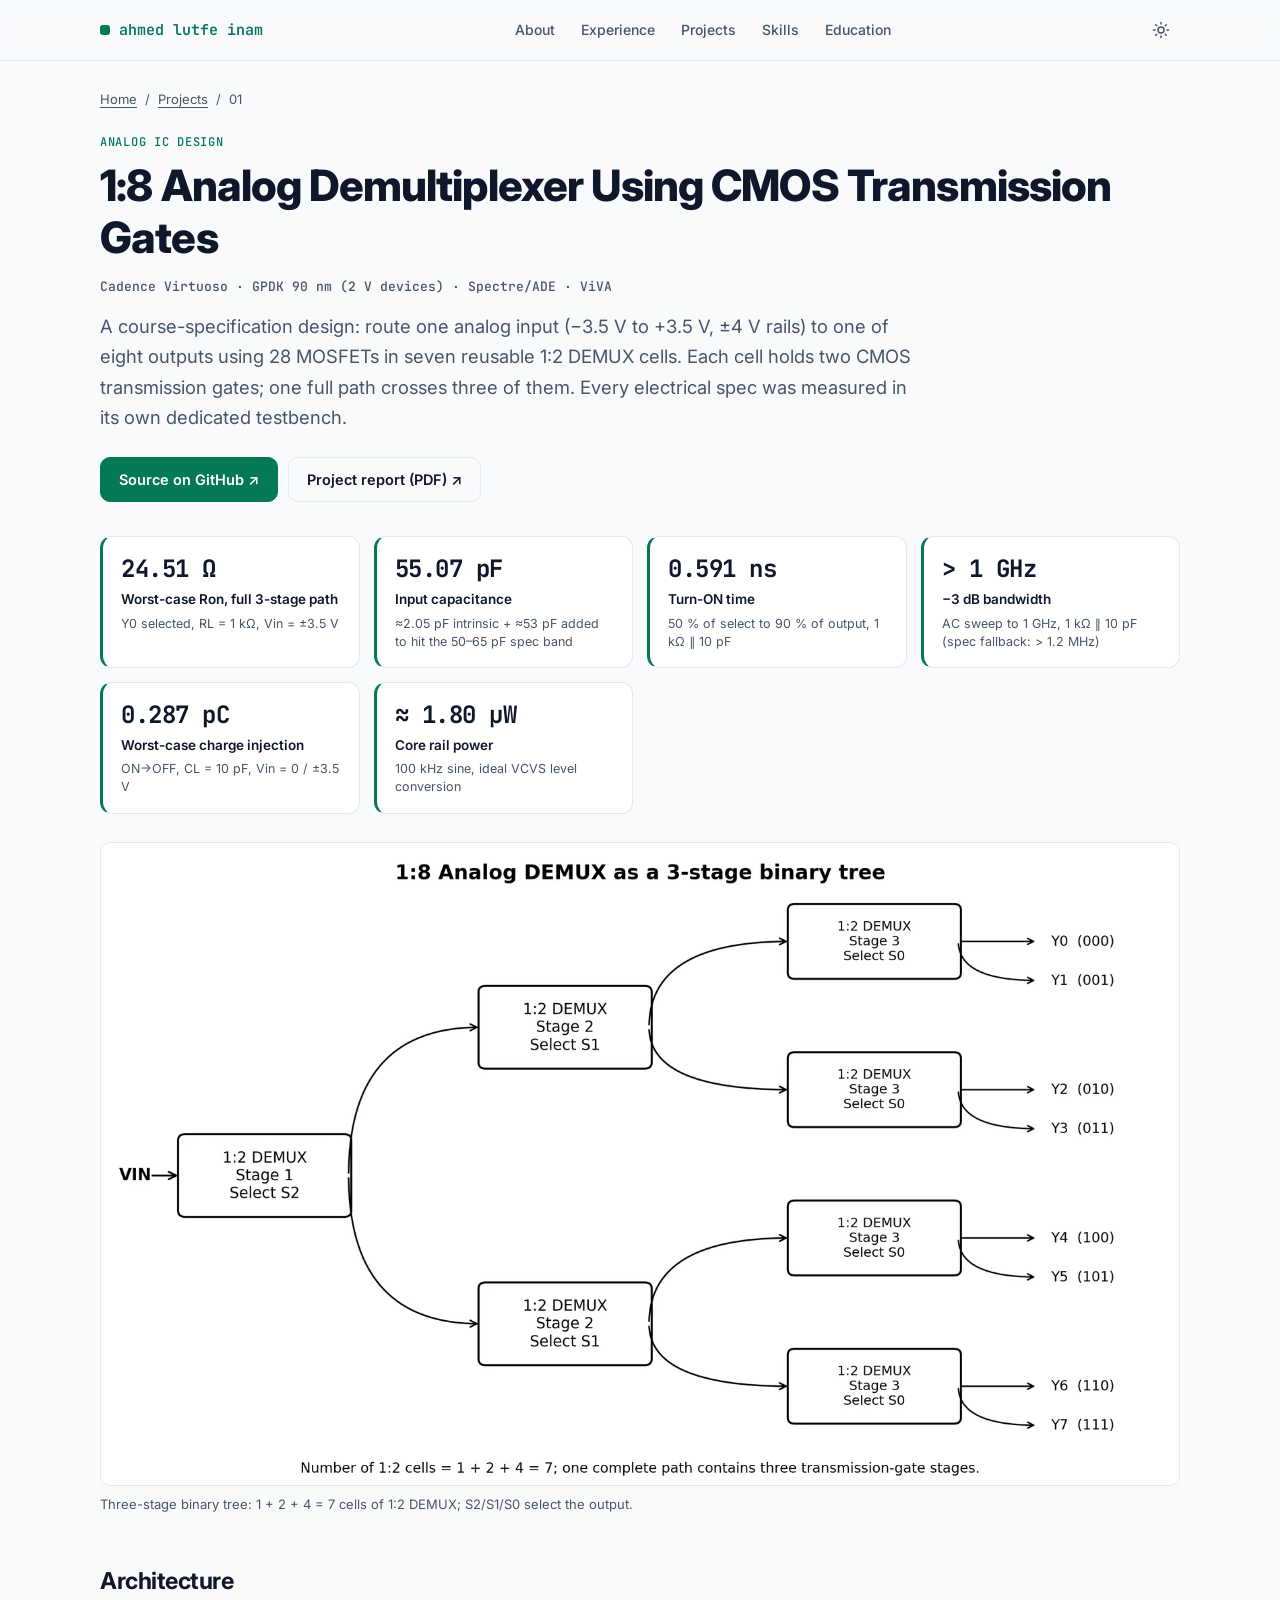
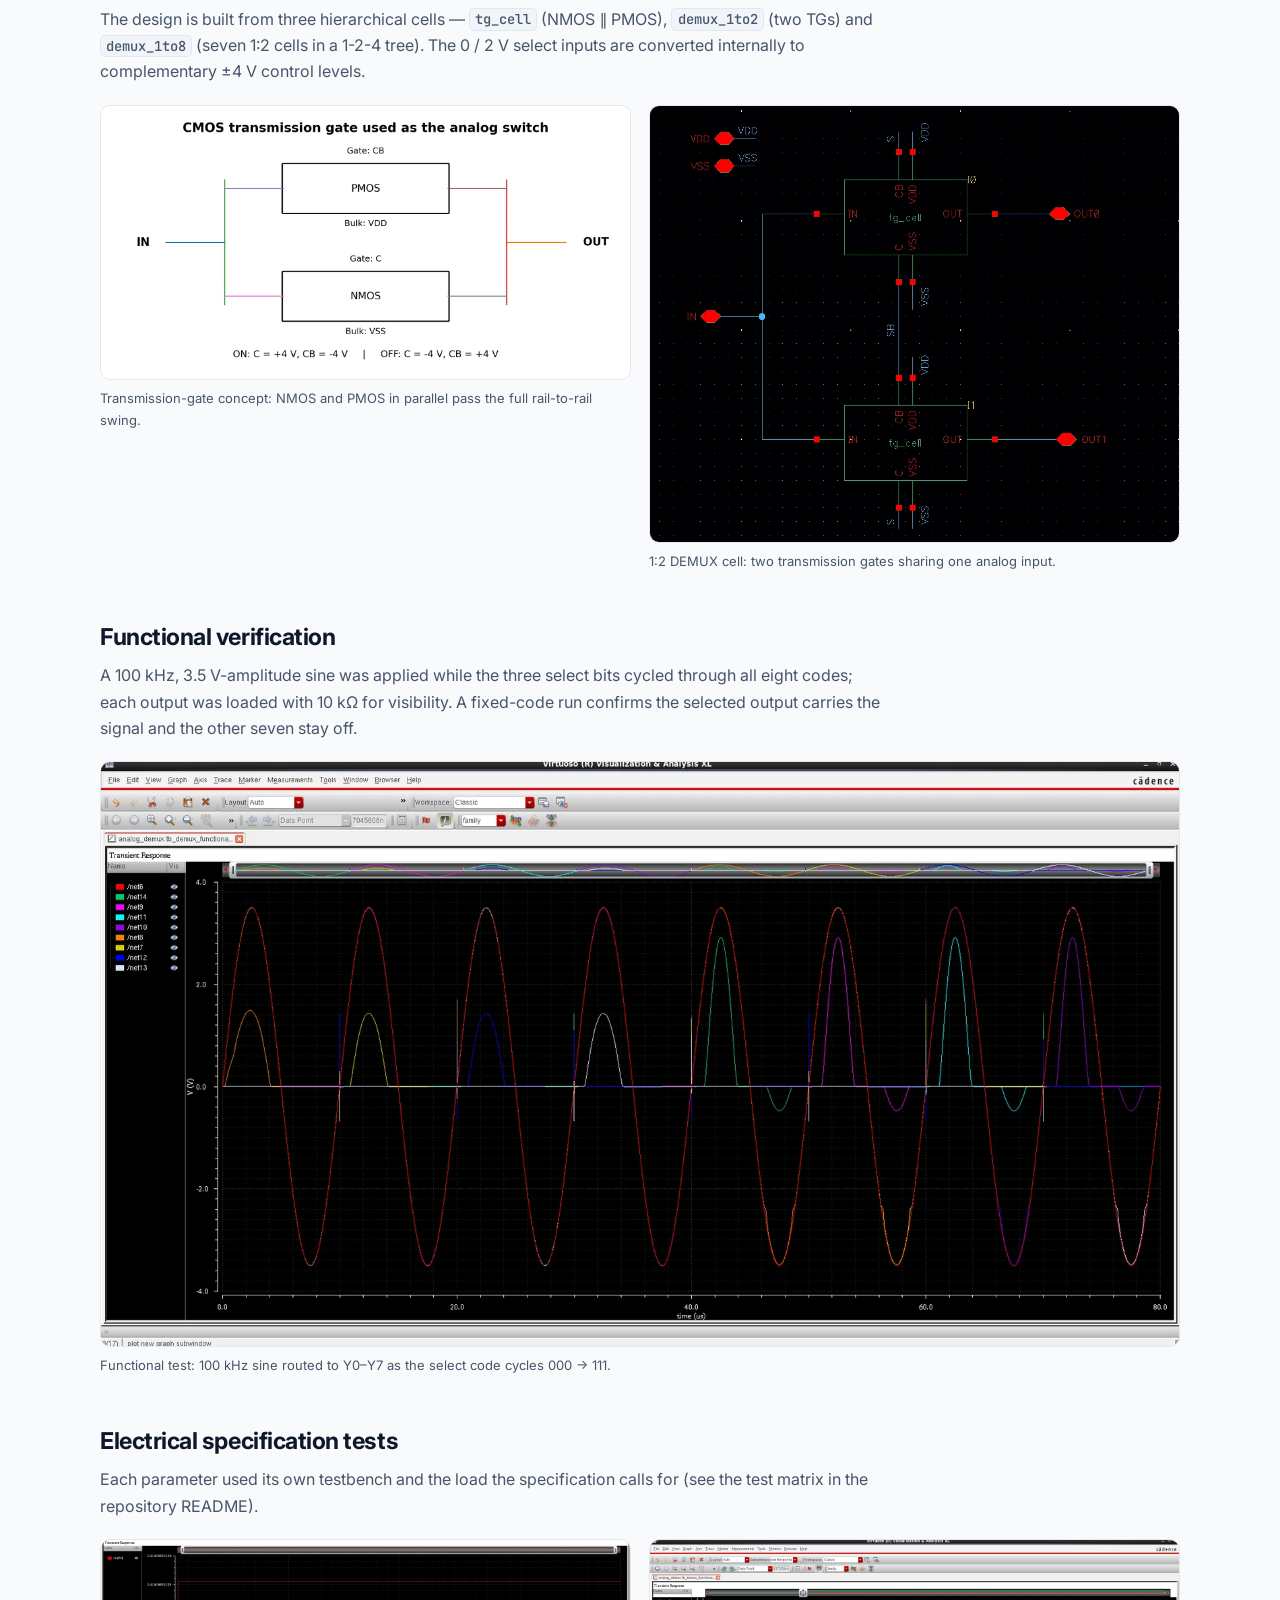
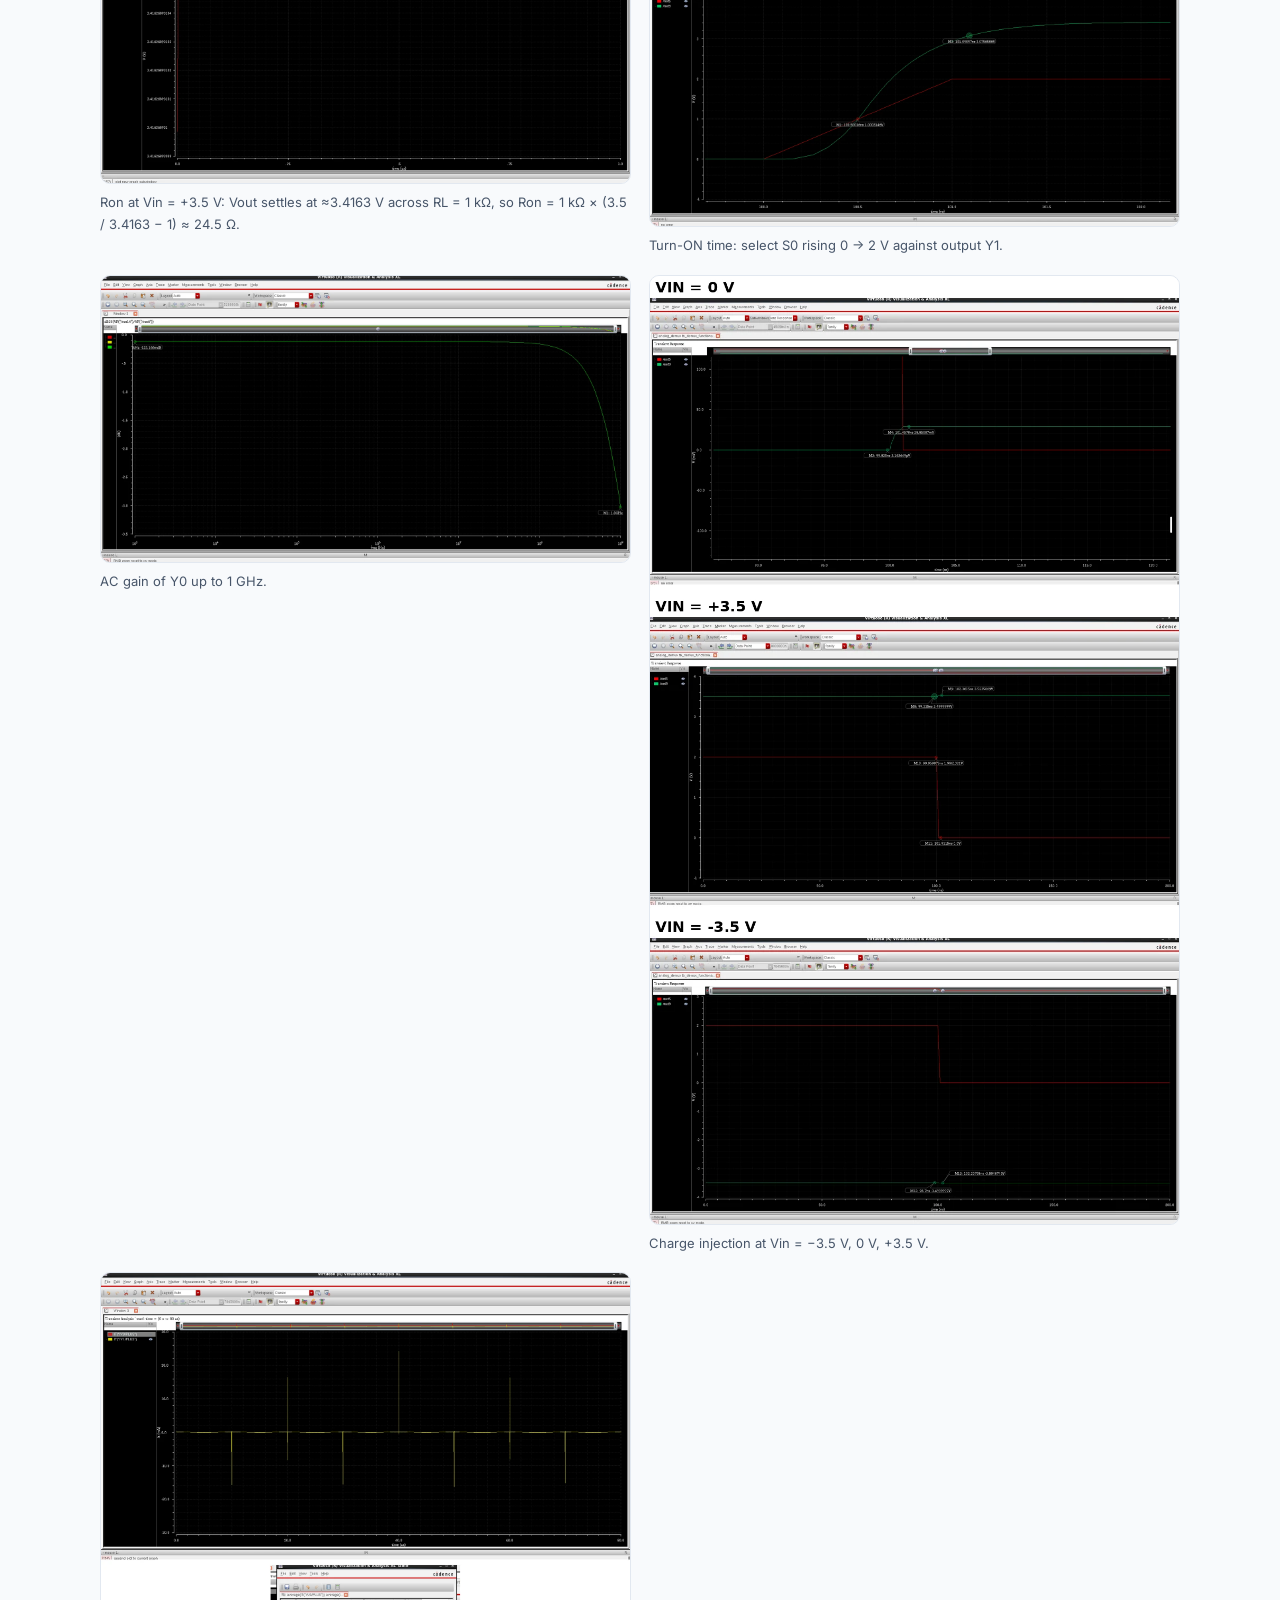
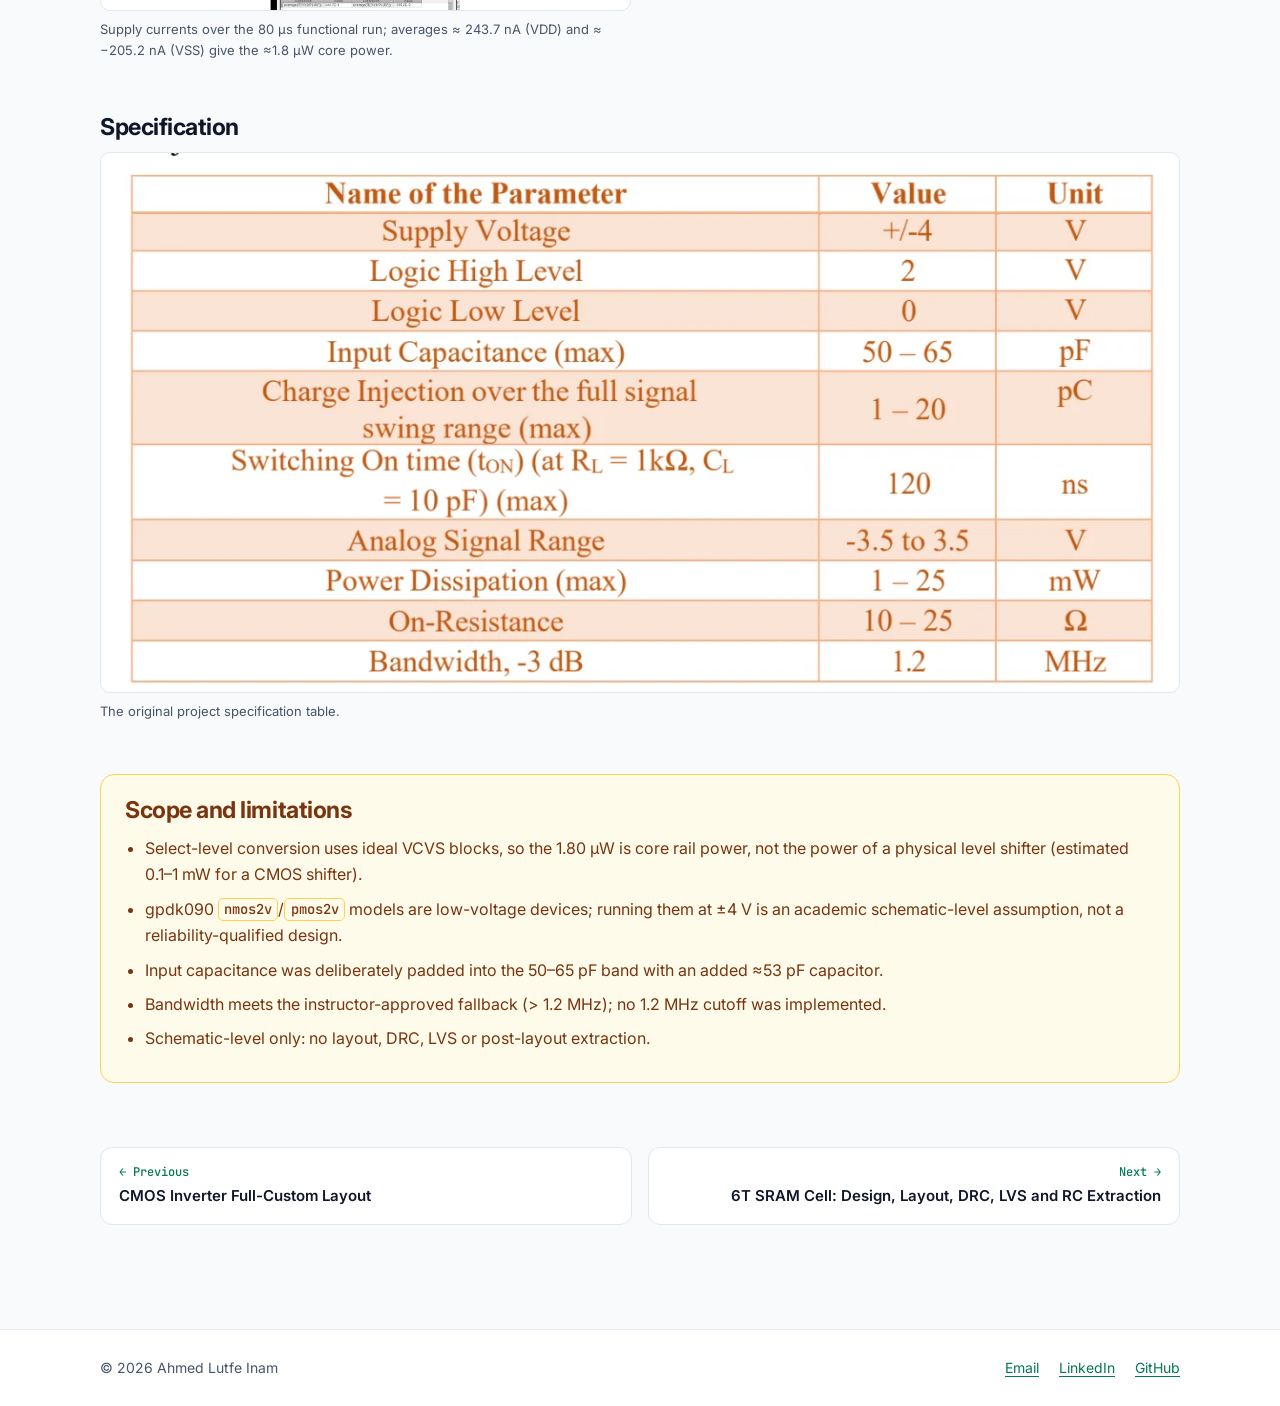
<file: projects/analog-demux.html>
<!DOCTYPE html>
<html lang="en">
<head>
<meta charset="utf-8">
<meta name="viewport" content="width=device-width, initial-scale=1">
<title>1:8 Analog Demultiplexer Using CMOS Transmission Gates | Ahmed Lutfe Inam</title>
<meta name="description" content="Seven 1:2 transmission-gate cells in a three-stage binary tree, verified for routing, Ron, Cin, ton, bandwidth, charge injection and power.">
<meta property="og:title" content="1:8 Analog Demultiplexer Using CMOS Transmission Gates | Ahmed Lutfe Inam">
<meta property="og:description" content="Seven 1:2 transmission-gate cells in a three-stage binary tree, verified for routing, Ron, Cin, ton, bandwidth, charge injection and power.">
<meta property="og:type" content="website">
<meta name="color-scheme" content="light dark">
<link rel="icon" href="../assets/favicon.svg" type="image/svg+xml">
<script>try{var t=localStorage.getItem('theme');if(t==='dark'||t==='light')document.documentElement.setAttribute('data-theme',t)}catch(e){}</script>
<link rel="preconnect" href="https://fonts.googleapis.com"><link rel="preconnect" href="https://fonts.gstatic.com" crossorigin><link href="https://fonts.googleapis.com/css2?family=Inter:wght@400;500;600;700;800&family=JetBrains+Mono:wght@400;500;600&display=swap" rel="stylesheet">
<link rel="stylesheet" href="../assets/css/style.css">
</head>
<body>
<a class="skip" href="#main">Skip to content</a>
<header class="site-header">
 <div class="wrap bar">
  <a class="brand" href="../index.html"><span class="dot"></span>ahmed lutfe inam</a>
  <nav class="nav" id="nav" aria-label="Main"><a href="../index.html#about">About</a><a href="../index.html#experience">Experience</a><a href="../index.html#projects">Projects</a><a href="../index.html#skills">Skills</a><a href="../index.html#education">Education</a></nav>
  <div class="bar-actions">
   <button id="theme" class="icon-btn" aria-label="Toggle light or dark theme" title="Toggle theme"><svg viewBox="0 0 24 24" width="18" height="18" fill="none" stroke="currentColor" stroke-width="2" stroke-linecap="round" stroke-linejoin="round" aria-hidden="true"><circle cx="12" cy="12" r="4"/><path d="M12 2v2M12 20v2M4.9 4.9l1.4 1.4M17.7 17.7l1.4 1.4M2 12h2M20 12h2M4.9 19.1l1.4-1.4M17.7 6.3l1.4-1.4"/></svg></button>
   <button id="menu" class="icon-btn menu-btn" aria-label="Menu" aria-expanded="false" aria-controls="nav"><svg viewBox="0 0 24 24" width="20" height="20" fill="none" stroke="currentColor" stroke-width="2" stroke-linecap="round" aria-hidden="true"><path d="M4 7h16M4 12h16M4 17h16"/></svg></button>
  </div>
 </div>
</header>
<main id="main">
<article class="wrap proj">
 <nav class="crumbs" aria-label="Breadcrumb"><a href="../index.html">Home</a><span>/</span><a href="../index.html#projects">Projects</a><span>/</span><span>01</span></nav>
 <header class="proj-head">
  <p class="eyebrow">Analog IC Design</p>
  <h1>1:8 Analog Demultiplexer Using CMOS Transmission Gates</h1>
  <p class="tools">Cadence Virtuoso · GPDK 90 nm (2 V devices) · Spectre/ADE · ViVA</p>
  <p class="lead">A course-specification design: route one analog input (−3.5 V to +3.5 V, ±4 V rails) to one of eight outputs using 28 MOSFETs in seven reusable 1:2 DEMUX cells. Each cell holds two CMOS transmission gates; one full path crosses three of them. Every electrical spec was measured in its own dedicated testbench.</p>
  <div class="btn-row">
   <a class="btn" href="https://github.com/ahmedlutfeinam999/VLSI-Projects/tree/main/Analog/1%20to%208%20Analog%20Demultiplexer" target="_blank" rel="noopener">Source on GitHub ↗</a>
   <a class="btn ghost" href="https://github.com/ahmedlutfeinam999/VLSI-Projects/blob/main/Analog/1%20to%208%20Analog%20Demultiplexer/Analog_1to8_DEMUX_Project_Report.pdf" target="_blank" rel="noopener">Project report (PDF) ↗</a>
  </div>
 </header>
 <div class="metrics"><div class="metric"><div class="m-val">24.51 Ω</div><div class="m-lab">Worst-case Ron, full 3-stage path</div><div class="m-cond">Y0 selected, RL = 1 kΩ, Vin = ±3.5 V</div></div><div class="metric"><div class="m-val">55.07 pF</div><div class="m-lab">Input capacitance</div><div class="m-cond">≈2.05 pF intrinsic + ≈53 pF added to hit the 50–65 pF spec band</div></div><div class="metric"><div class="m-val">0.591 ns</div><div class="m-lab">Turn-ON time</div><div class="m-cond">50 % of select to 90 % of output, 1 kΩ ∥ 10 pF</div></div><div class="metric"><div class="m-val">&gt; 1 GHz</div><div class="m-lab">−3 dB bandwidth</div><div class="m-cond">AC sweep to 1 GHz, 1 kΩ ∥ 10 pF (spec fallback: > 1.2 MHz)</div></div><div class="metric"><div class="m-val">0.287 pC</div><div class="m-lab">Worst-case charge injection</div><div class="m-cond">ON→OFF, CL = 10 pF, Vin = 0 / ±3.5 V</div></div><div class="metric"><div class="m-val">≈ 1.80 µW</div><div class="m-lab">Core rail power</div><div class="m-cond">100 kHz sine, ideal VCVS level conversion</div></div></div>
 <div class="hero-fig"><figure class="fig"><img src="../assets/img/analog-demux/architecture_tree.webp" width="1600" height="954" alt="Three-stage binary tree: 1 + 2 + 4 = 7 cells of 1:2 DEMUX; S2/S1/S0 select the output." data-zoom><figcaption>Three-stage binary tree: 1 + 2 + 4 = 7 cells of 1:2 DEMUX; S2/S1/S0 select the output.</figcaption></figure></div>
 <section class="block"><h2>Architecture</h2><p>The design is built from three hierarchical cells — <code>tg_cell</code> (NMOS ∥ PMOS), <code>demux_1to2</code> (two TGs) and <code>demux_1to8</code> (seven 1:2 cells in a 1-2-4 tree). The 0 / 2 V select inputs are converted internally to complementary ±4 V control levels.</p><div class="fig-grid"><figure class="fig"><img src="../assets/img/analog-demux/tg_concept.webp" width="1600" height="827" alt="Transmission-gate concept: NMOS and PMOS in parallel pass the full rail-to-rail swing." loading=lazy data-zoom><figcaption>Transmission-gate concept: NMOS and PMOS in parallel pass the full rail-to-rail swing.</figcaption></figure><figure class="fig"><img src="../assets/img/analog-demux/demux1to2.webp" width="992" height="818" alt="1:2 DEMUX cell: two transmission gates sharing one analog input." loading=lazy data-zoom><figcaption>1:2 DEMUX cell: two transmission gates sharing one analog input.</figcaption></figure></div></section><section class="block"><h2>Functional verification</h2><p>A 100 kHz, 3.5 V-amplitude sine was applied while the three select bits cycled through all eight codes; each output was loaded with 10 kΩ for visibility. A fixed-code run confirms the selected output carries the signal and the other seven stay off.</p><div class="fig-one"><figure class="fig"><img src="../assets/img/analog-demux/functional.webp" width="1600" height="866" alt="Functional test: 100 kHz sine routed to Y0–Y7 as the select code cycles 000 → 111." loading=lazy data-zoom><figcaption>Functional test: 100 kHz sine routed to Y0–Y7 as the select code cycles 000 → 111.</figcaption></figure></div></section><section class="block"><h2>Electrical specification tests</h2><p>Each parameter used its own testbench and the load the specification calls for (see the test matrix in the repository README).</p><div class="fig-grid"><figure class="fig"><img src="../assets/img/analog-demux/ron_pos.webp" width="1600" height="736" alt="Ron at Vin = +3.5 V: Vout settles at ≈3.4163 V across RL = 1 kΩ, so Ron = 1 kΩ × (3.5 / 3.4163 − 1) ≈ 24.5 Ω." loading=lazy data-zoom><figcaption>Ron at Vin = +3.5 V: Vout settles at ≈3.4163 V across RL = 1 kΩ, so Ron = 1 kΩ × (3.5 / 3.4163 − 1) ≈ 24.5 Ω.</figcaption></figure><figure class="fig"><img src="../assets/img/analog-demux/ton.webp" width="1600" height="866" alt="Turn-ON time: select S0 rising 0 → 2 V against output Y1." loading=lazy data-zoom><figcaption>Turn-ON time: select S0 rising 0 → 2 V against output Y1.</figcaption></figure><figure class="fig"><img src="../assets/img/analog-demux/bandwidth.webp" width="1600" height="866" alt="AC gain of Y0 up to 1 GHz." loading=lazy data-zoom><figcaption>AC gain of Y0 up to 1 GHz.</figcaption></figure><figure class="fig"><img src="../assets/img/analog-demux/charge_triptych.webp" width="1000" height="1792" alt="Charge injection at Vin = −3.5 V, 0 V, +3.5 V." loading=lazy data-zoom><figcaption>Charge injection at Vin = −3.5 V, 0 V, +3.5 V.</figcaption></figure><figure class="fig"><img src="../assets/img/analog-demux/power_combined.webp" width="1600" height="1019" alt="Supply currents over the 80 µs functional run; averages ≈ 243.7 nA (VDD) and ≈ −205.2 nA (VSS) give the ≈1.8 µW core power." loading=lazy data-zoom><figcaption>Supply currents over the 80 µs functional run; averages ≈ 243.7 nA (VDD) and ≈ −205.2 nA (VSS) give the ≈1.8 µW core power.</figcaption></figure></div></section><section class="block"><h2>Specification</h2><div class="fig-one"><figure class="fig"><img src="../assets/img/analog-demux/spec.webp" width="1130" height="565" alt="The original project specification table." loading=lazy data-zoom><figcaption>The original project specification table.</figcaption></figure></div></section>
 <section class="block limits"><h2>Scope and limitations</h2><ul><li>Select-level conversion uses ideal VCVS blocks, so the 1.80 µW is core rail power, not the power of a physical level shifter (estimated 0.1–1 mW for a CMOS shifter).</li><li>gpdk090 <code>nmos2v</code>/<code>pmos2v</code> models are low-voltage devices; running them at ±4 V is an academic schematic-level assumption, not a reliability-qualified design.</li><li>Input capacitance was deliberately padded into the 50–65 pF band with an added ≈53 pF capacitor.</li><li>Bandwidth meets the instructor-approved fallback (> 1.2 MHz); no 1.2 MHz cutoff was implemented.</li><li>Schematic-level only: no layout, DRC, LVS or post-layout extraction.</li></ul></section>
 <nav class="pager" aria-label="Other projects">
  <a href="cmos-inverter-layout.html"><span>← Previous</span>CMOS Inverter Full-Custom Layout</a>
  <a href="sram-6t.html" class="r"><span>Next →</span>6T SRAM Cell: Design, Layout, DRC, LVS and RC Extraction</a>
 </nav>
</article>
</main>
<footer class="site-footer"><div class="wrap foot">
 <p>© <span id="year"></span> Ahmed Lutfe Inam</p>
 <p class="foot-links"><a href="mailto:inamlutfe@gmail.com">Email</a><a href="https://bd.linkedin.com/in/ahmedlutfeinam9" target="_blank" rel="noopener">LinkedIn</a><a href="https://github.com/ahmedlutfeinam999/VLSI-Projects" target="_blank" rel="noopener">GitHub</a></p>
</div></footer>
<div id="lb" class="lb" hidden><button class="lb-x" aria-label="Close">×</button><img alt=""><p></p></div>
<script src="../assets/js/main.js"></script>
</body>
</html>
</file>
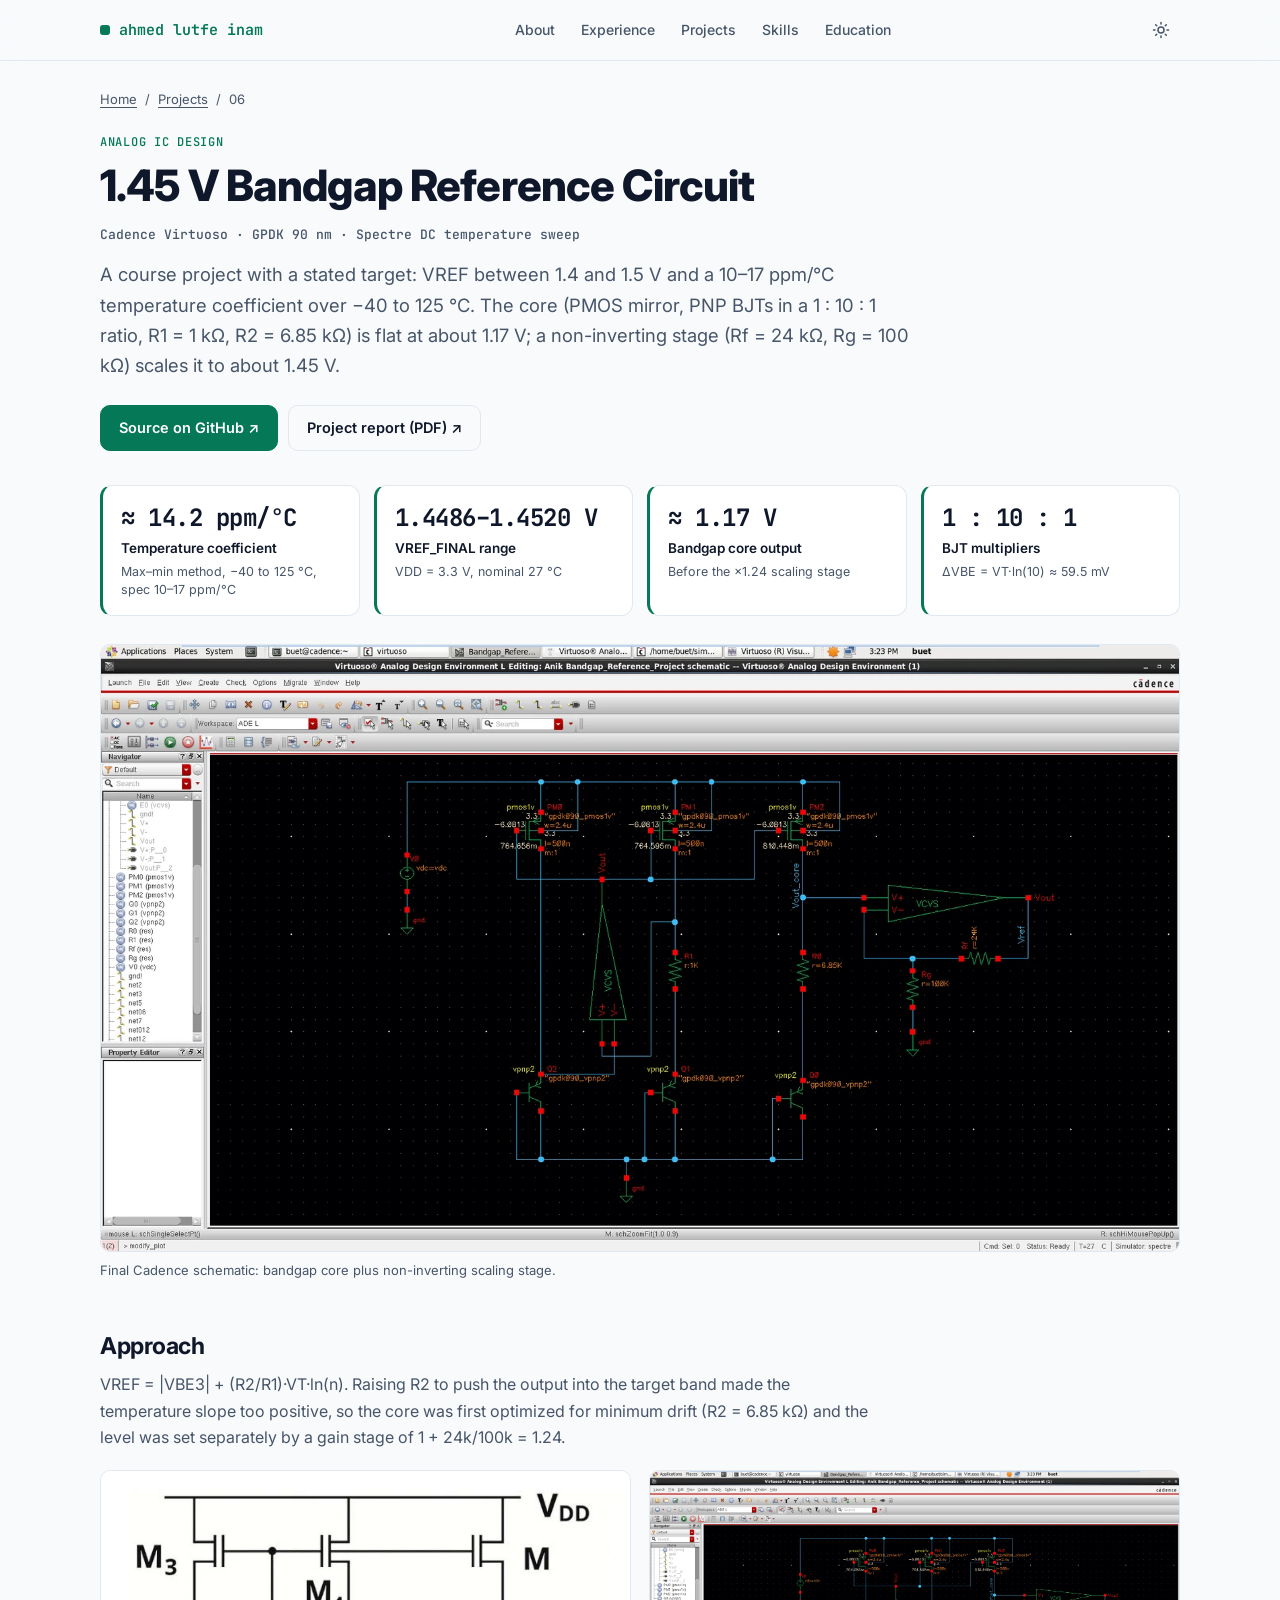
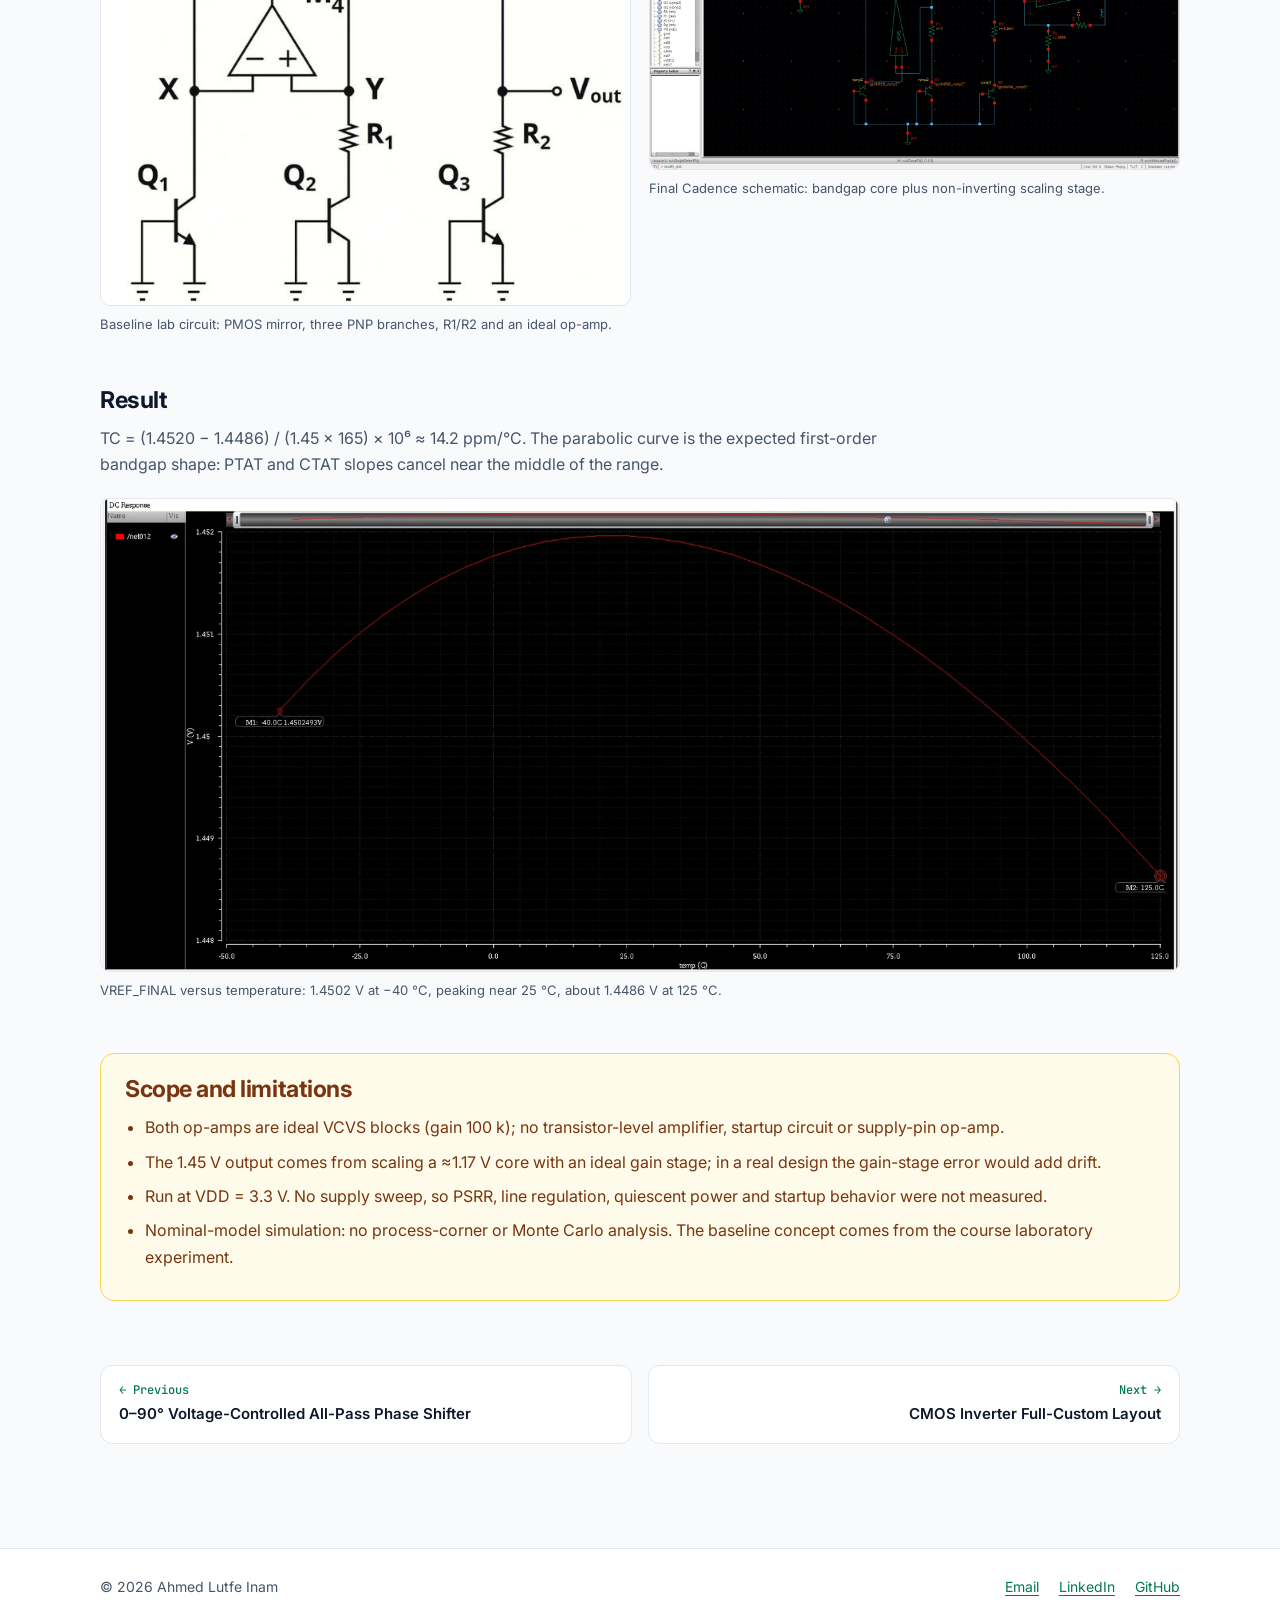
<file: projects/bandgap-reference.html>
<!DOCTYPE html>
<html lang="en">
<head>
<meta charset="utf-8">
<meta name="viewport" content="width=device-width, initial-scale=1">
<title>1.45 V Bandgap Reference Circuit | Ahmed Lutfe Inam</title>
<meta name="description" content="PTAT/CTAT bandgap core tuned for minimum drift, followed by a ×1.24 gain stage to reach the 1.4–1.5 V target.">
<meta property="og:title" content="1.45 V Bandgap Reference Circuit | Ahmed Lutfe Inam">
<meta property="og:description" content="PTAT/CTAT bandgap core tuned for minimum drift, followed by a ×1.24 gain stage to reach the 1.4–1.5 V target.">
<meta property="og:type" content="website">
<meta name="color-scheme" content="light dark">
<link rel="icon" href="../assets/favicon.svg" type="image/svg+xml">
<script>try{var t=localStorage.getItem('theme');if(t==='dark'||t==='light')document.documentElement.setAttribute('data-theme',t)}catch(e){}</script>
<link rel="preconnect" href="https://fonts.googleapis.com"><link rel="preconnect" href="https://fonts.gstatic.com" crossorigin><link href="https://fonts.googleapis.com/css2?family=Inter:wght@400;500;600;700;800&family=JetBrains+Mono:wght@400;500;600&display=swap" rel="stylesheet">
<link rel="stylesheet" href="../assets/css/style.css">
</head>
<body>
<a class="skip" href="#main">Skip to content</a>
<header class="site-header">
 <div class="wrap bar">
  <a class="brand" href="../index.html"><span class="dot"></span>ahmed lutfe inam</a>
  <nav class="nav" id="nav" aria-label="Main"><a href="../index.html#about">About</a><a href="../index.html#experience">Experience</a><a href="../index.html#projects">Projects</a><a href="../index.html#skills">Skills</a><a href="../index.html#education">Education</a></nav>
  <div class="bar-actions">
   <button id="theme" class="icon-btn" aria-label="Toggle light or dark theme" title="Toggle theme"><svg viewBox="0 0 24 24" width="18" height="18" fill="none" stroke="currentColor" stroke-width="2" stroke-linecap="round" stroke-linejoin="round" aria-hidden="true"><circle cx="12" cy="12" r="4"/><path d="M12 2v2M12 20v2M4.9 4.9l1.4 1.4M17.7 17.7l1.4 1.4M2 12h2M20 12h2M4.9 19.1l1.4-1.4M17.7 6.3l1.4-1.4"/></svg></button>
   <button id="menu" class="icon-btn menu-btn" aria-label="Menu" aria-expanded="false" aria-controls="nav"><svg viewBox="0 0 24 24" width="20" height="20" fill="none" stroke="currentColor" stroke-width="2" stroke-linecap="round" aria-hidden="true"><path d="M4 7h16M4 12h16M4 17h16"/></svg></button>
  </div>
 </div>
</header>
<main id="main">
<article class="wrap proj">
 <nav class="crumbs" aria-label="Breadcrumb"><a href="../index.html">Home</a><span>/</span><a href="../index.html#projects">Projects</a><span>/</span><span>06</span></nav>
 <header class="proj-head">
  <p class="eyebrow">Analog IC Design</p>
  <h1>1.45 V Bandgap Reference Circuit</h1>
  <p class="tools">Cadence Virtuoso · GPDK 90 nm · Spectre DC temperature sweep</p>
  <p class="lead">A course project with a stated target: VREF between 1.4 and 1.5 V and a 10–17 ppm/°C temperature coefficient over −40 to 125 °C. The core (PMOS mirror, PNP BJTs in a 1 : 10 : 1 ratio, R1 = 1 kΩ, R2 = 6.85 kΩ) is flat at about 1.17 V; a non-inverting stage (Rf = 24 kΩ, Rg = 100 kΩ) scales it to about 1.45 V.</p>
  <div class="btn-row">
   <a class="btn" href="https://github.com/ahmedlutfeinam999/VLSI-Projects/tree/main/Analog/Bandgap_Reference_Voltage_Circuit" target="_blank" rel="noopener">Source on GitHub ↗</a>
   <a class="btn ghost" href="https://github.com/ahmedlutfeinam999/VLSI-Projects/blob/main/Analog/Bandgap_Reference_Voltage_Circuit/report/Bandgap_Reference_Project_Report.pdf" target="_blank" rel="noopener">Project report (PDF) ↗</a>
  </div>
 </header>
 <div class="metrics"><div class="metric"><div class="m-val">≈ 14.2 ppm/°C</div><div class="m-lab">Temperature coefficient</div><div class="m-cond">Max–min method, −40 to 125 °C, spec 10–17 ppm/°C</div></div><div class="metric"><div class="m-val">1.4486–1.4520 V</div><div class="m-lab">VREF_FINAL range</div><div class="m-cond">VDD = 3.3 V, nominal 27 °C</div></div><div class="metric"><div class="m-val">≈ 1.17 V</div><div class="m-lab">Bandgap core output</div><div class="m-cond">Before the ×1.24 scaling stage</div></div><div class="metric"><div class="m-val">1 : 10 : 1</div><div class="m-lab">BJT multipliers</div><div class="m-cond">ΔVBE = VT·ln(10) ≈ 59.5 mV</div></div></div>
 <div class="hero-fig"><figure class="fig"><img src="../assets/img/bandgap-reference/schematic.webp" width="1600" height="899" alt="Final Cadence schematic: bandgap core plus non-inverting scaling stage." data-zoom><figcaption>Final Cadence schematic: bandgap core plus non-inverting scaling stage.</figcaption></figure></div>
 <section class="block"><h2>Approach</h2><p>VREF = |VBE3| + (R2/R1)·VT·ln(n). Raising R2 to push the output into the target band made the temperature slope too positive, so the core was first optimized for minimum drift (R2 = 6.85 kΩ) and the level was set separately by a gain stage of 1 + 24k/100k = 1.24.</p><div class="fig-grid"><figure class="fig"><img src="../assets/img/bandgap-reference/baseline.webp" width="663" height="543" alt="Baseline lab circuit: PMOS mirror, three PNP branches, R1/R2 and an ideal op-amp." loading=lazy data-zoom><figcaption>Baseline lab circuit: PMOS mirror, three PNP branches, R1/R2 and an ideal op-amp.</figcaption></figure><figure class="fig"><img src="../assets/img/bandgap-reference/schematic.webp" width="1600" height="899" alt="Final Cadence schematic: bandgap core plus non-inverting scaling stage." loading=lazy data-zoom><figcaption>Final Cadence schematic: bandgap core plus non-inverting scaling stage.</figcaption></figure></div></section><section class="block"><h2>Result</h2><p>TC = (1.4520 − 1.4486) / (1.45 × 165) × 10⁶ ≈ 14.2 ppm/°C. The parabolic curve is the expected first-order bandgap shape: PTAT and CTAT slopes cancel near the middle of the range.</p><div class="fig-one"><figure class="fig"><img src="../assets/img/bandgap-reference/vref.webp" width="1600" height="701" alt="VREF_FINAL versus temperature: 1.4502 V at −40 °C, peaking near 25 °C, about 1.4486 V at 125 °C." loading=lazy data-zoom><figcaption>VREF_FINAL versus temperature: 1.4502 V at −40 °C, peaking near 25 °C, about 1.4486 V at 125 °C.</figcaption></figure></div></section>
 <section class="block limits"><h2>Scope and limitations</h2><ul><li>Both op-amps are ideal VCVS blocks (gain 100 k); no transistor-level amplifier, startup circuit or supply-pin op-amp.</li><li>The 1.45 V output comes from scaling a ≈1.17 V core with an ideal gain stage; in a real design the gain-stage error would add drift.</li><li>Run at VDD = 3.3 V. No supply sweep, so PSRR, line regulation, quiescent power and startup behavior were not measured.</li><li>Nominal-model simulation: no process-corner or Monte Carlo analysis. The baseline concept comes from the course laboratory experiment.</li></ul></section>
 <nav class="pager" aria-label="Other projects">
  <a href="phase-shifter.html"><span>← Previous</span>0–90° Voltage-Controlled All-Pass Phase Shifter</a>
  <a href="cmos-inverter-layout.html" class="r"><span>Next →</span>CMOS Inverter Full-Custom Layout</a>
 </nav>
</article>
</main>
<footer class="site-footer"><div class="wrap foot">
 <p>© <span id="year"></span> Ahmed Lutfe Inam</p>
 <p class="foot-links"><a href="mailto:inamlutfe@gmail.com">Email</a><a href="https://bd.linkedin.com/in/ahmedlutfeinam9" target="_blank" rel="noopener">LinkedIn</a><a href="https://github.com/ahmedlutfeinam999/VLSI-Projects" target="_blank" rel="noopener">GitHub</a></p>
</div></footer>
<div id="lb" class="lb" hidden><button class="lb-x" aria-label="Close">×</button><img alt=""><p></p></div>
<script src="../assets/js/main.js"></script>
</body>
</html>
</file>
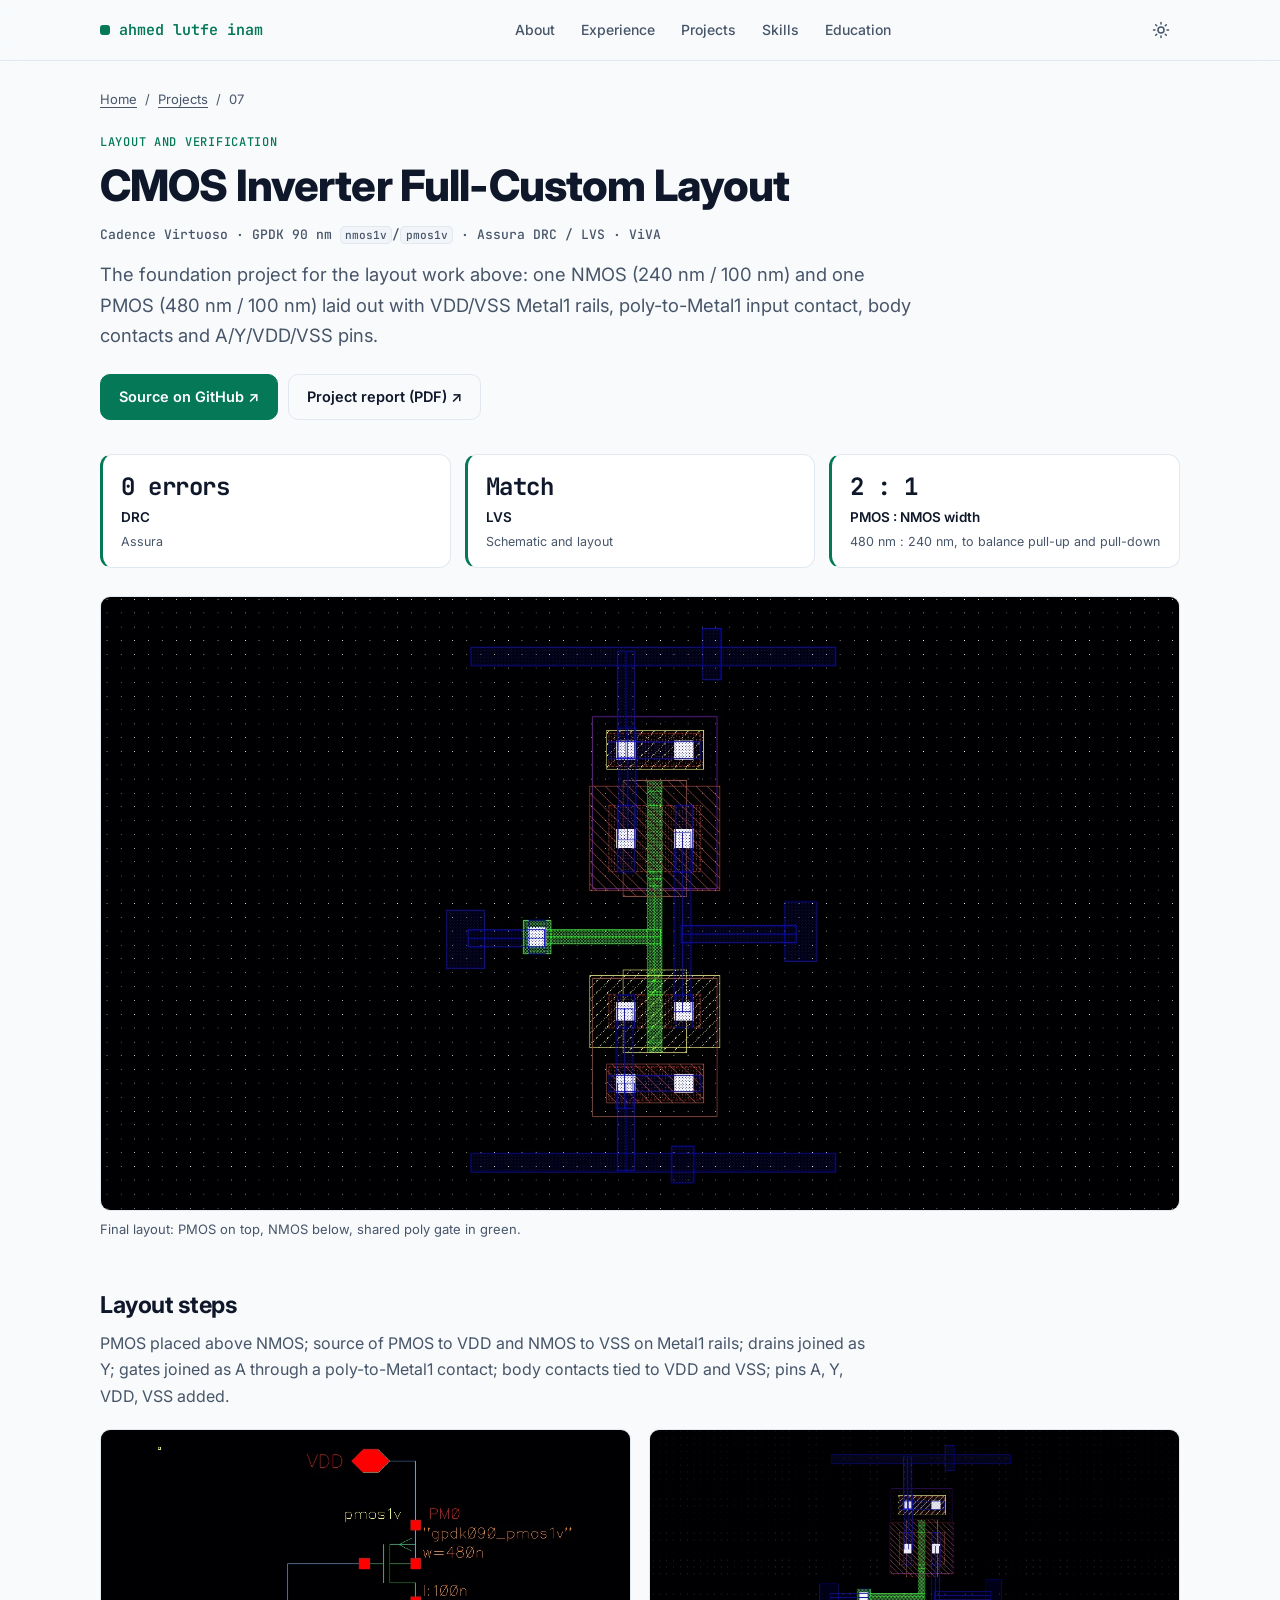
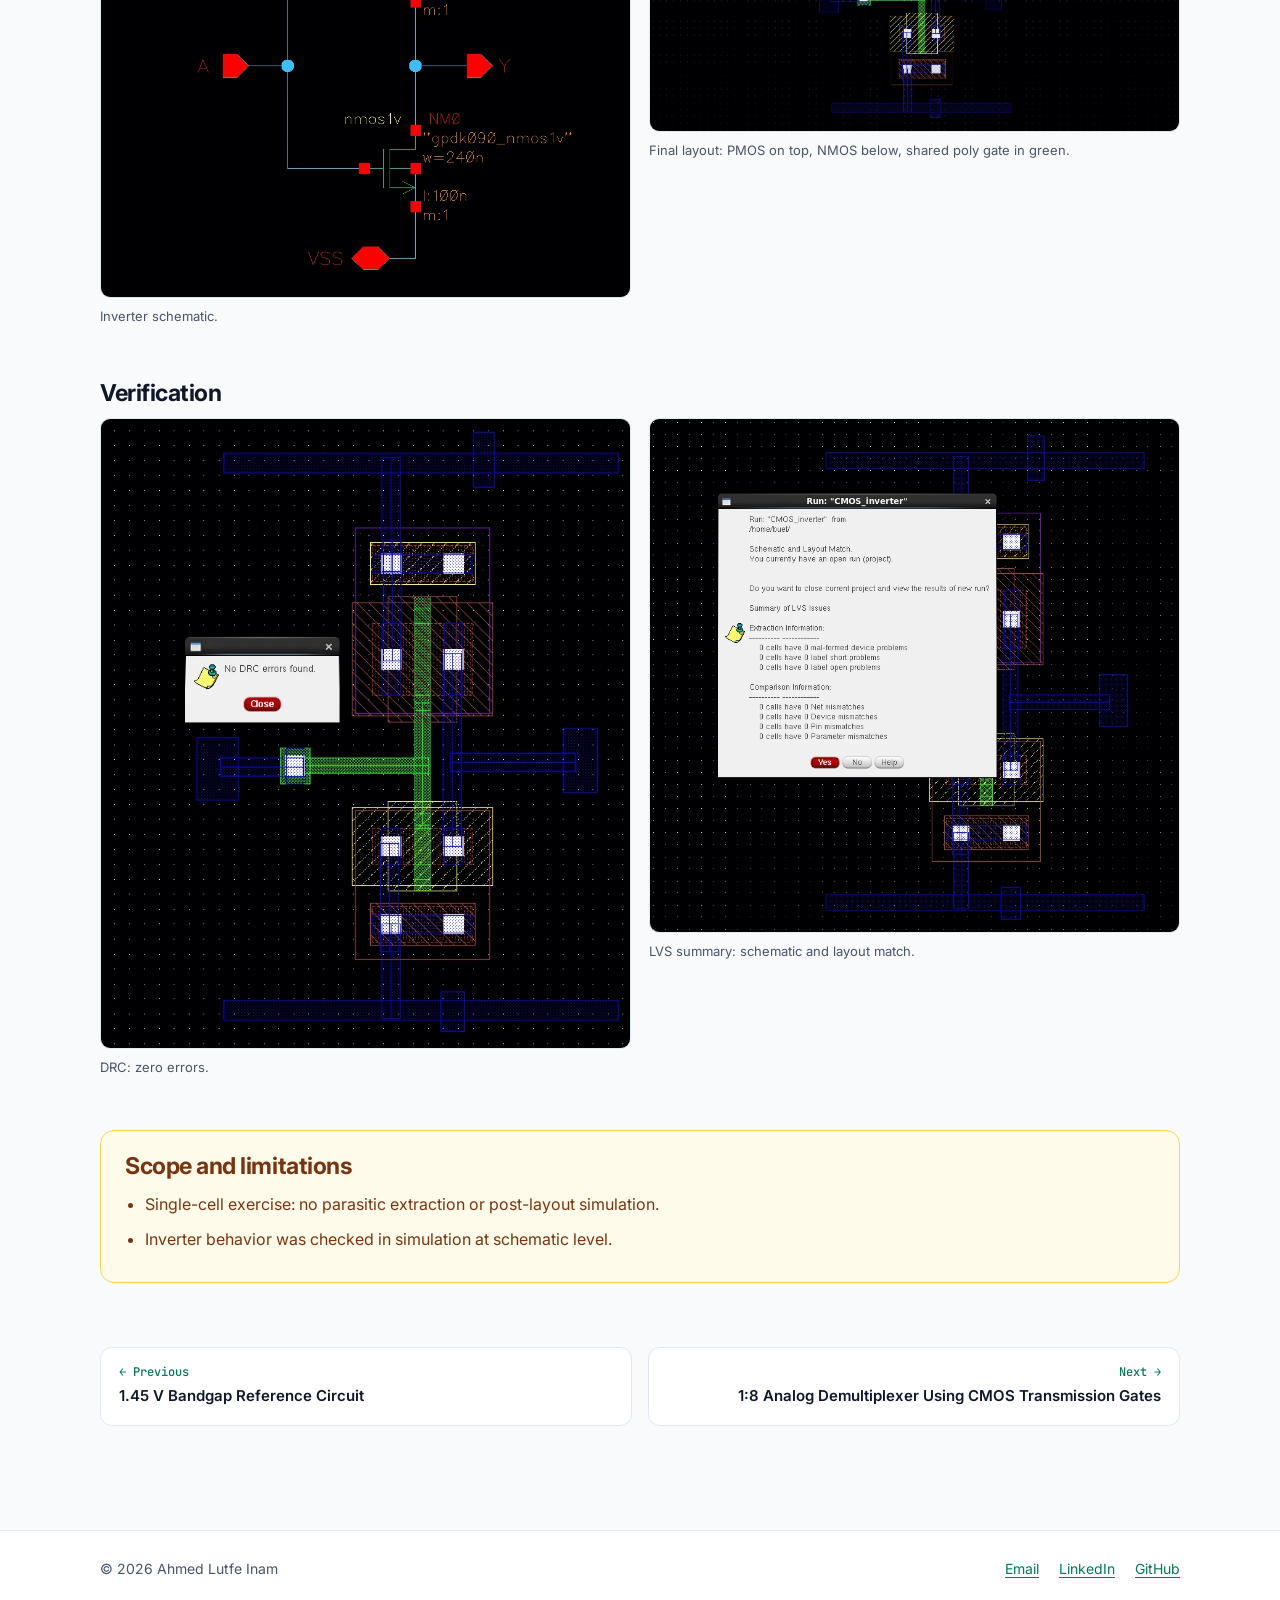
<file: projects/cmos-inverter-layout.html>
<!DOCTYPE html>
<html lang="en">
<head>
<meta charset="utf-8">
<meta name="viewport" content="width=device-width, initial-scale=1">
<title>CMOS Inverter Full-Custom Layout | Ahmed Lutfe Inam</title>
<meta name="description" content="Schematic-to-layout flow for a 1.0 V inverter in GPDK 90 nm, closed with zero DRC errors and a clean LVS match.">
<meta property="og:title" content="CMOS Inverter Full-Custom Layout | Ahmed Lutfe Inam">
<meta property="og:description" content="Schematic-to-layout flow for a 1.0 V inverter in GPDK 90 nm, closed with zero DRC errors and a clean LVS match.">
<meta property="og:type" content="website">
<meta name="color-scheme" content="light dark">
<link rel="icon" href="../assets/favicon.svg" type="image/svg+xml">
<script>try{var t=localStorage.getItem('theme');if(t==='dark'||t==='light')document.documentElement.setAttribute('data-theme',t)}catch(e){}</script>
<link rel="preconnect" href="https://fonts.googleapis.com"><link rel="preconnect" href="https://fonts.gstatic.com" crossorigin><link href="https://fonts.googleapis.com/css2?family=Inter:wght@400;500;600;700;800&family=JetBrains+Mono:wght@400;500;600&display=swap" rel="stylesheet">
<link rel="stylesheet" href="../assets/css/style.css">
</head>
<body>
<a class="skip" href="#main">Skip to content</a>
<header class="site-header">
 <div class="wrap bar">
  <a class="brand" href="../index.html"><span class="dot"></span>ahmed lutfe inam</a>
  <nav class="nav" id="nav" aria-label="Main"><a href="../index.html#about">About</a><a href="../index.html#experience">Experience</a><a href="../index.html#projects">Projects</a><a href="../index.html#skills">Skills</a><a href="../index.html#education">Education</a></nav>
  <div class="bar-actions">
   <button id="theme" class="icon-btn" aria-label="Toggle light or dark theme" title="Toggle theme"><svg viewBox="0 0 24 24" width="18" height="18" fill="none" stroke="currentColor" stroke-width="2" stroke-linecap="round" stroke-linejoin="round" aria-hidden="true"><circle cx="12" cy="12" r="4"/><path d="M12 2v2M12 20v2M4.9 4.9l1.4 1.4M17.7 17.7l1.4 1.4M2 12h2M20 12h2M4.9 19.1l1.4-1.4M17.7 6.3l1.4-1.4"/></svg></button>
   <button id="menu" class="icon-btn menu-btn" aria-label="Menu" aria-expanded="false" aria-controls="nav"><svg viewBox="0 0 24 24" width="20" height="20" fill="none" stroke="currentColor" stroke-width="2" stroke-linecap="round" aria-hidden="true"><path d="M4 7h16M4 12h16M4 17h16"/></svg></button>
  </div>
 </div>
</header>
<main id="main">
<article class="wrap proj">
 <nav class="crumbs" aria-label="Breadcrumb"><a href="../index.html">Home</a><span>/</span><a href="../index.html#projects">Projects</a><span>/</span><span>07</span></nav>
 <header class="proj-head">
  <p class="eyebrow">Layout and Verification</p>
  <h1>CMOS Inverter Full-Custom Layout</h1>
  <p class="tools">Cadence Virtuoso · GPDK 90 nm <code>nmos1v</code>/<code>pmos1v</code> · Assura DRC / LVS · ViVA</p>
  <p class="lead">The foundation project for the layout work above: one NMOS (240 nm / 100 nm) and one PMOS (480 nm / 100 nm) laid out with VDD/VSS Metal1 rails, poly-to-Metal1 input contact, body contacts and A/Y/VDD/VSS pins.</p>
  <div class="btn-row">
   <a class="btn" href="https://github.com/ahmedlutfeinam999/VLSI-Projects/tree/main/Analog/CMOS_Inverter_Layout_Project_LVS_and_DRC" target="_blank" rel="noopener">Source on GitHub ↗</a>
   <a class="btn ghost" href="https://github.com/ahmedlutfeinam999/VLSI-Projects/blob/main/Analog/CMOS_Inverter_Layout_Project_LVS_and_DRC/report/CMOS_Inverter_Layout_Project_Report.pdf" target="_blank" rel="noopener">Project report (PDF) ↗</a>
  </div>
 </header>
 <div class="metrics"><div class="metric"><div class="m-val">0 errors</div><div class="m-lab">DRC</div><div class="m-cond">Assura</div></div><div class="metric"><div class="m-val">Match</div><div class="m-lab">LVS</div><div class="m-cond">Schematic and layout</div></div><div class="metric"><div class="m-val">2 : 1</div><div class="m-lab">PMOS : NMOS width</div><div class="m-cond">480 nm : 240 nm, to balance pull-up and pull-down</div></div></div>
 <div class="hero-fig"><figure class="fig"><img src="../assets/img/cmos-inverter-layout/layout.webp" width="1525" height="867" alt="Final layout: PMOS on top, NMOS below, shared poly gate in green." data-zoom><figcaption>Final layout: PMOS on top, NMOS below, shared poly gate in green.</figcaption></figure></div>
 <section class="block"><h2>Layout steps</h2><p>PMOS placed above NMOS; source of PMOS to VDD and NMOS to VSS on Metal1 rails; drains joined as Y; gates joined as A through a poly-to-Metal1 contact; body contacts tied to VDD and VSS; pins A, Y, VDD, VSS added.</p><div class="fig-grid"><figure class="fig"><img src="../assets/img/cmos-inverter-layout/schematic.webp" width="911" height="805" alt="Inverter schematic." loading=lazy data-zoom><figcaption>Inverter schematic.</figcaption></figure><figure class="fig"><img src="../assets/img/cmos-inverter-layout/layout.webp" width="1525" height="867" alt="Final layout: PMOS on top, NMOS below, shared poly gate in green." loading=lazy data-zoom><figcaption>Final layout: PMOS on top, NMOS below, shared poly gate in green.</figcaption></figure></div></section><section class="block"><h2>Verification</h2><div class="fig-grid"><figure class="fig"><img src="../assets/img/cmos-inverter-layout/drc.webp" width="692" height="823" alt="DRC: zero errors." loading=lazy data-zoom><figcaption>DRC: zero errors.</figcaption></figure><figure class="fig"><img src="../assets/img/cmos-inverter-layout/lvs.webp" width="858" height="832" alt="LVS summary: schematic and layout match." loading=lazy data-zoom><figcaption>LVS summary: schematic and layout match.</figcaption></figure></div></section>
 <section class="block limits"><h2>Scope and limitations</h2><ul><li>Single-cell exercise: no parasitic extraction or post-layout simulation.</li><li>Inverter behavior was checked in simulation at schematic level.</li></ul></section>
 <nav class="pager" aria-label="Other projects">
  <a href="bandgap-reference.html"><span>← Previous</span>1.45 V Bandgap Reference Circuit</a>
  <a href="analog-demux.html" class="r"><span>Next →</span>1:8 Analog Demultiplexer Using CMOS Transmission Gates</a>
 </nav>
</article>
</main>
<footer class="site-footer"><div class="wrap foot">
 <p>© <span id="year"></span> Ahmed Lutfe Inam</p>
 <p class="foot-links"><a href="mailto:inamlutfe@gmail.com">Email</a><a href="https://bd.linkedin.com/in/ahmedlutfeinam9" target="_blank" rel="noopener">LinkedIn</a><a href="https://github.com/ahmedlutfeinam999/VLSI-Projects" target="_blank" rel="noopener">GitHub</a></p>
</div></footer>
<div id="lb" class="lb" hidden><button class="lb-x" aria-label="Close">×</button><img alt=""><p></p></div>
<script src="../assets/js/main.js"></script>
</body>
</html>
</file>
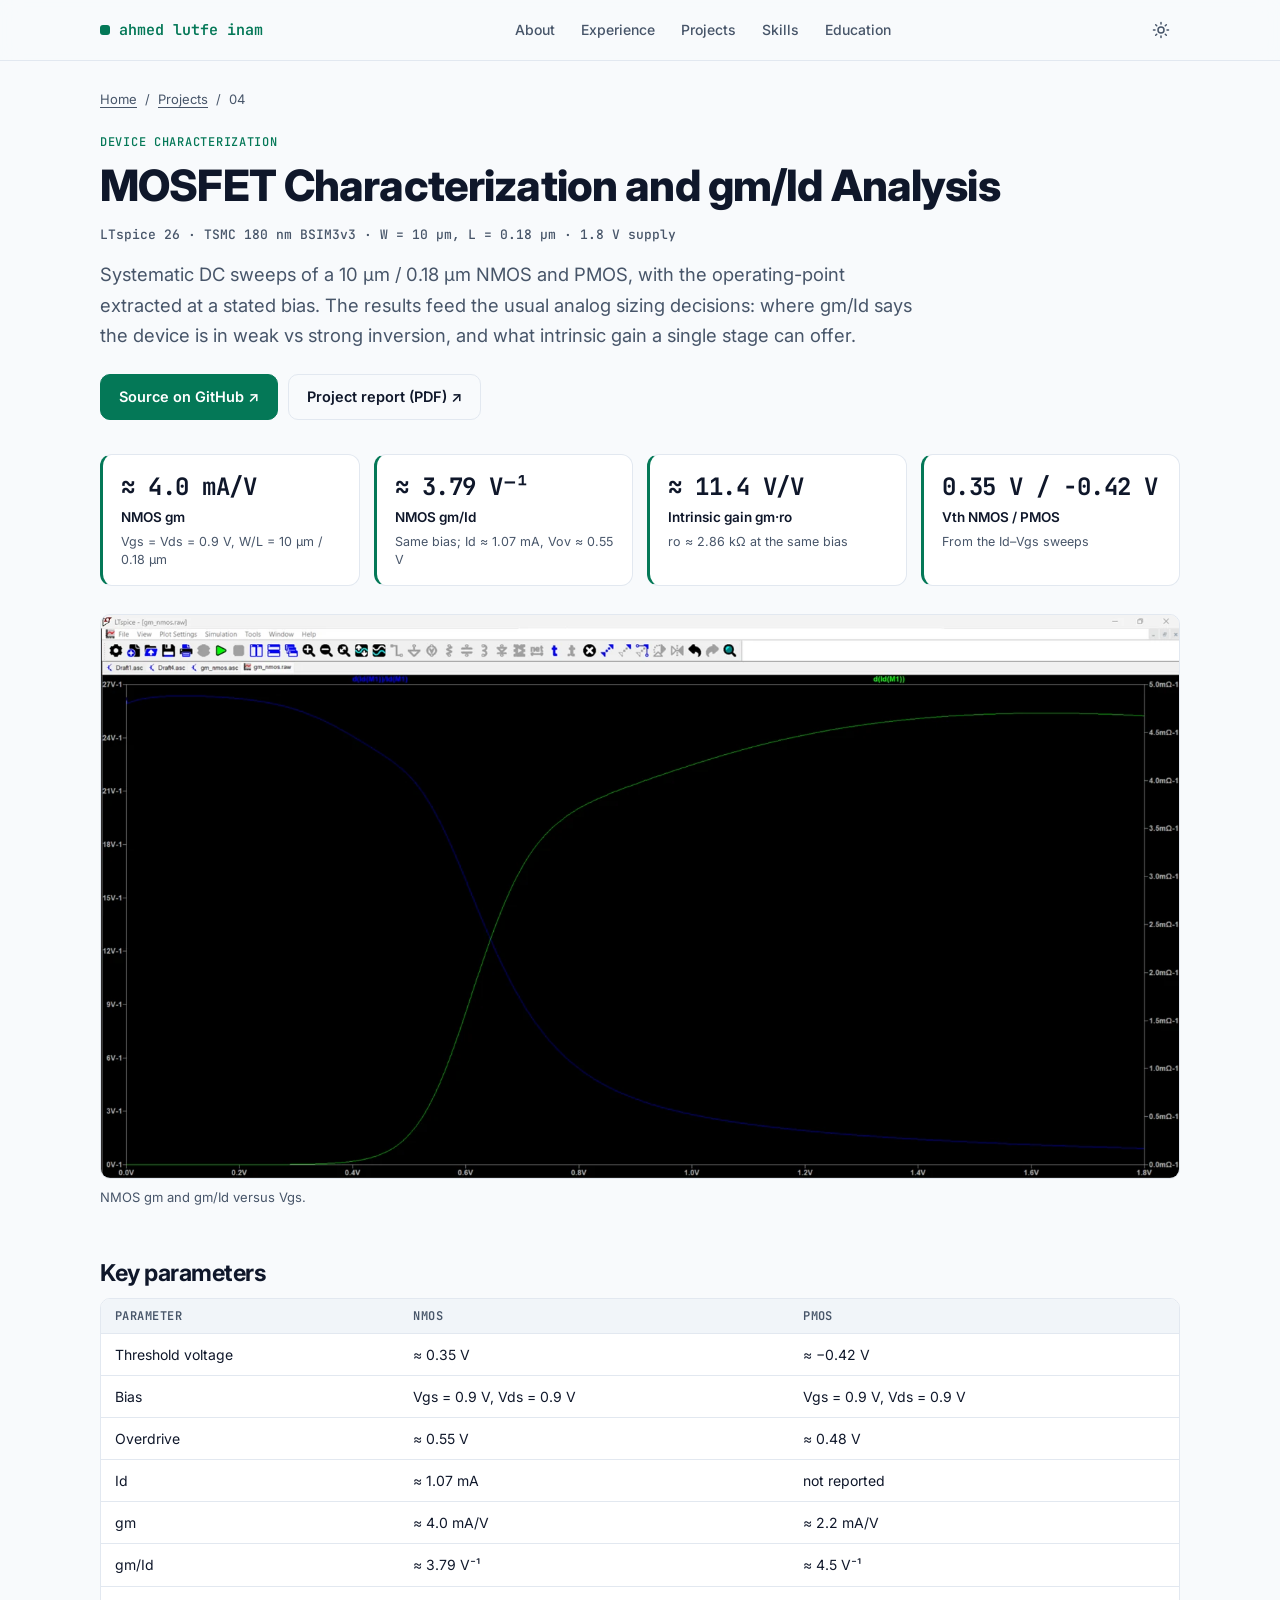
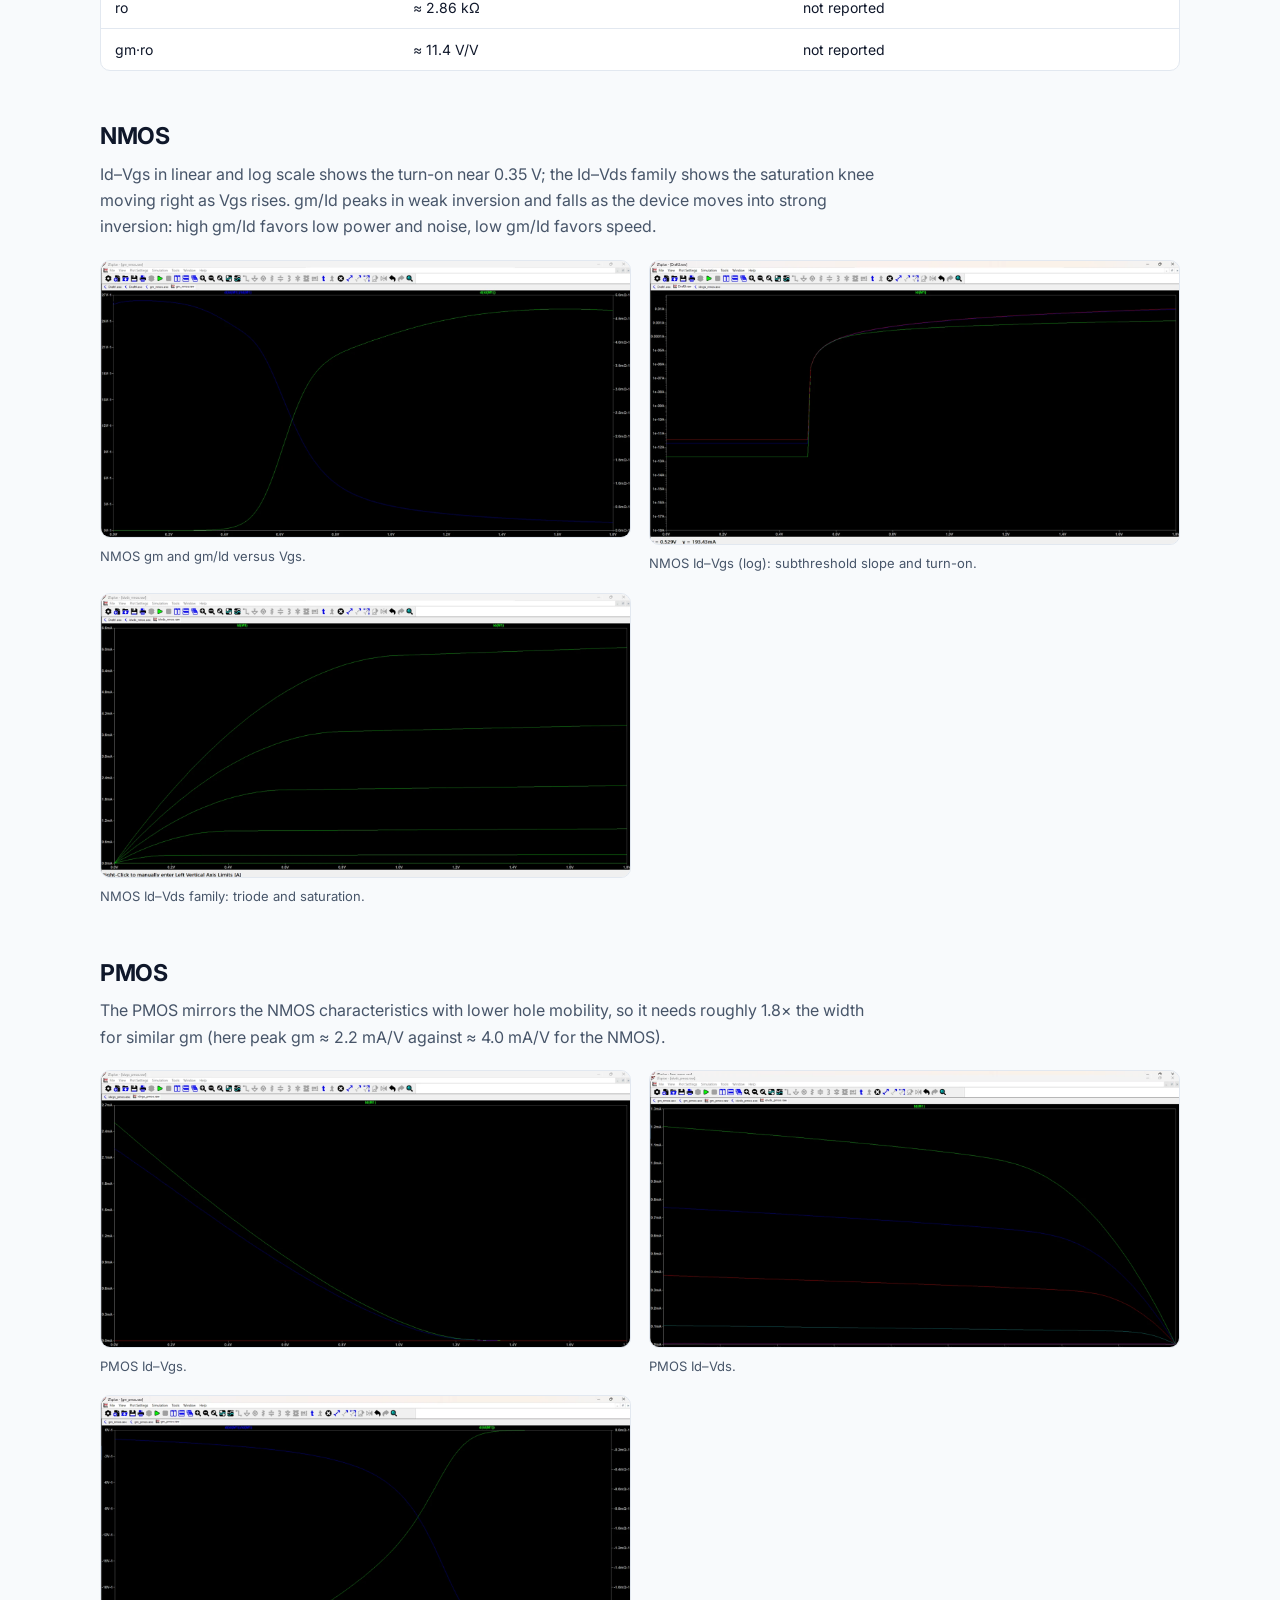
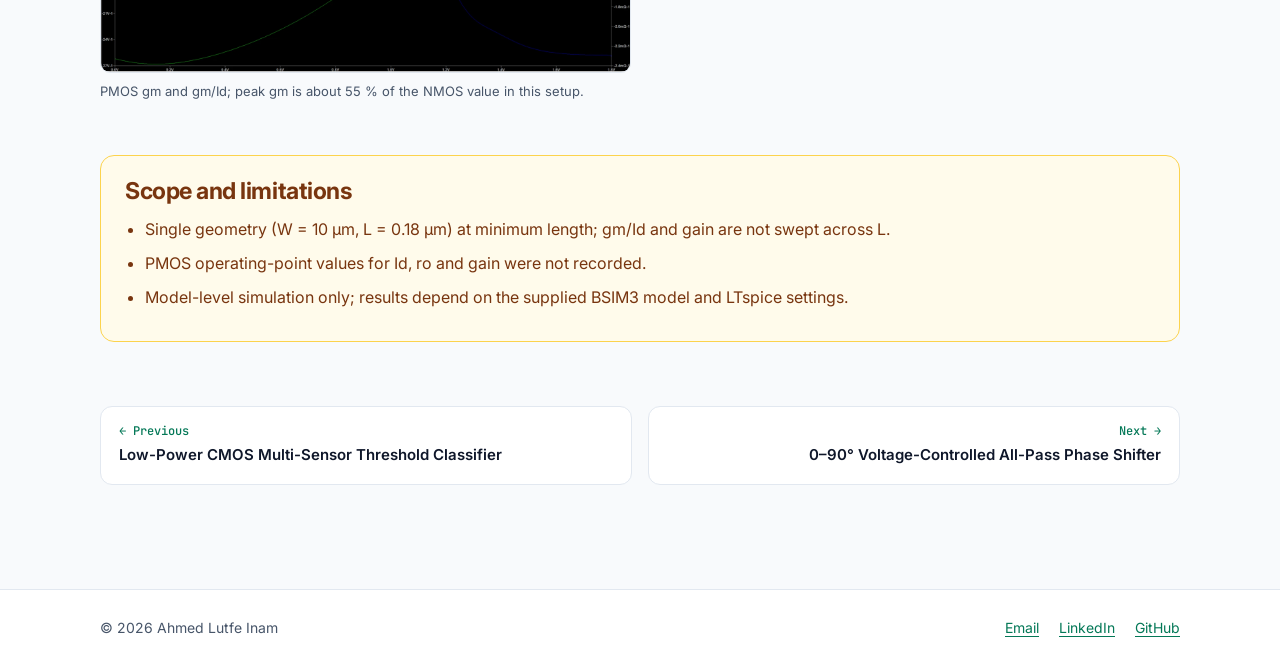
<file: projects/mosfet-characterization.html>
<!DOCTYPE html>
<html lang="en">
<head>
<meta charset="utf-8">
<meta name="viewport" content="width=device-width, initial-scale=1">
<title>MOSFET Characterization and gm/Id Analysis | Ahmed Lutfe Inam</title>
<meta name="description" content="NMOS and PMOS DC characterization on TSMC 180 nm BSIM3 models in LTspice: Id–Vgs, Id–Vds, gm, gm/Id and small-signal parameters.">
<meta property="og:title" content="MOSFET Characterization and gm/Id Analysis | Ahmed Lutfe Inam">
<meta property="og:description" content="NMOS and PMOS DC characterization on TSMC 180 nm BSIM3 models in LTspice: Id–Vgs, Id–Vds, gm, gm/Id and small-signal parameters.">
<meta property="og:type" content="website">
<meta name="color-scheme" content="light dark">
<link rel="icon" href="../assets/favicon.svg" type="image/svg+xml">
<script>try{var t=localStorage.getItem('theme');if(t==='dark'||t==='light')document.documentElement.setAttribute('data-theme',t)}catch(e){}</script>
<link rel="preconnect" href="https://fonts.googleapis.com"><link rel="preconnect" href="https://fonts.gstatic.com" crossorigin><link href="https://fonts.googleapis.com/css2?family=Inter:wght@400;500;600;700;800&family=JetBrains+Mono:wght@400;500;600&display=swap" rel="stylesheet">
<link rel="stylesheet" href="../assets/css/style.css">
</head>
<body>
<a class="skip" href="#main">Skip to content</a>
<header class="site-header">
 <div class="wrap bar">
  <a class="brand" href="../index.html"><span class="dot"></span>ahmed lutfe inam</a>
  <nav class="nav" id="nav" aria-label="Main"><a href="../index.html#about">About</a><a href="../index.html#experience">Experience</a><a href="../index.html#projects">Projects</a><a href="../index.html#skills">Skills</a><a href="../index.html#education">Education</a></nav>
  <div class="bar-actions">
   <button id="theme" class="icon-btn" aria-label="Toggle light or dark theme" title="Toggle theme"><svg viewBox="0 0 24 24" width="18" height="18" fill="none" stroke="currentColor" stroke-width="2" stroke-linecap="round" stroke-linejoin="round" aria-hidden="true"><circle cx="12" cy="12" r="4"/><path d="M12 2v2M12 20v2M4.9 4.9l1.4 1.4M17.7 17.7l1.4 1.4M2 12h2M20 12h2M4.9 19.1l1.4-1.4M17.7 6.3l1.4-1.4"/></svg></button>
   <button id="menu" class="icon-btn menu-btn" aria-label="Menu" aria-expanded="false" aria-controls="nav"><svg viewBox="0 0 24 24" width="20" height="20" fill="none" stroke="currentColor" stroke-width="2" stroke-linecap="round" aria-hidden="true"><path d="M4 7h16M4 12h16M4 17h16"/></svg></button>
  </div>
 </div>
</header>
<main id="main">
<article class="wrap proj">
 <nav class="crumbs" aria-label="Breadcrumb"><a href="../index.html">Home</a><span>/</span><a href="../index.html#projects">Projects</a><span>/</span><span>04</span></nav>
 <header class="proj-head">
  <p class="eyebrow">Device Characterization</p>
  <h1>MOSFET Characterization and gm/Id Analysis</h1>
  <p class="tools">LTspice 26 · TSMC 180 nm BSIM3v3 · W = 10 µm, L = 0.18 µm · 1.8 V supply</p>
  <p class="lead">Systematic DC sweeps of a 10 µm / 0.18 µm NMOS and PMOS, with the operating-point extracted at a stated bias. The results feed the usual analog sizing decisions: where gm/Id says the device is in weak vs strong inversion, and what intrinsic gain a single stage can offer.</p>
  <div class="btn-row">
   <a class="btn" href="https://github.com/ahmedlutfeinam999/VLSI-Projects/tree/main/Analog/MOSFET_Characterization_Suite" target="_blank" rel="noopener">Source on GitHub ↗</a>
   <a class="btn ghost" href="https://github.com/ahmedlutfeinam999/VLSI-Projects/blob/main/Analog/MOSFET_Characterization_Suite/report/Project%20Summary%20Report.pdf" target="_blank" rel="noopener">Project report (PDF) ↗</a>
  </div>
 </header>
 <div class="metrics"><div class="metric"><div class="m-val">≈ 4.0 mA/V</div><div class="m-lab">NMOS gm</div><div class="m-cond">Vgs = Vds = 0.9 V, W/L = 10 µm / 0.18 µm</div></div><div class="metric"><div class="m-val">≈ 3.79 V⁻¹</div><div class="m-lab">NMOS gm/Id</div><div class="m-cond">Same bias; Id ≈ 1.07 mA, Vov ≈ 0.55 V</div></div><div class="metric"><div class="m-val">≈ 11.4 V/V</div><div class="m-lab">Intrinsic gain gm·ro</div><div class="m-cond">ro ≈ 2.86 kΩ at the same bias</div></div><div class="metric"><div class="m-val">0.35 V / −0.42 V</div><div class="m-lab">Vth NMOS / PMOS</div><div class="m-cond">From the Id–Vgs sweeps</div></div></div>
 <div class="hero-fig"><figure class="fig"><img src="../assets/img/mosfet-characterization/gmid.webp" width="1534" height="801" alt="NMOS gm and gm/Id versus Vgs." data-zoom><figcaption>NMOS gm and gm/Id versus Vgs.</figcaption></figure></div>
 <section class="block"><h2>Key parameters</h2><div class="tbl"><table><thead><tr><th>Parameter</th><th>NMOS</th><th>PMOS</th></tr></thead><tbody><tr><td>Threshold voltage</td><td>≈ 0.35 V</td><td>≈ −0.42 V</td></tr><tr><td>Bias</td><td>Vgs = 0.9 V, Vds = 0.9 V</td><td>Vgs = 0.9 V, Vds = 0.9 V</td></tr><tr><td>Overdrive</td><td>≈ 0.55 V</td><td>≈ 0.48 V</td></tr><tr><td>Id</td><td>≈ 1.07 mA</td><td>not reported</td></tr><tr><td>gm</td><td>≈ 4.0 mA/V</td><td>≈ 2.2 mA/V</td></tr><tr><td>gm/Id</td><td>≈ 3.79 V⁻¹</td><td>≈ 4.5 V⁻¹</td></tr><tr><td>ro</td><td>≈ 2.86 kΩ</td><td>not reported</td></tr><tr><td>gm·ro</td><td>≈ 11.4 V/V</td><td>not reported</td></tr></tbody></table></div></section><section class="block"><h2>NMOS</h2><p>Id–Vgs in linear and log scale shows the turn-on near 0.35 V; the Id–Vds family shows the saturation knee moving right as Vgs rises. gm/Id peaks in weak inversion and falls as the device moves into strong inversion: high gm/Id favors low power and noise, low gm/Id favors speed.</p><div class="fig-grid"><figure class="fig"><img src="../assets/img/mosfet-characterization/gmid.webp" width="1534" height="801" alt="NMOS gm and gm/Id versus Vgs." loading=lazy data-zoom><figcaption>NMOS gm and gm/Id versus Vgs.</figcaption></figure><figure class="fig"><img src="../assets/img/mosfet-characterization/idvgs_log.webp" width="1534" height="822" alt="NMOS Id–Vgs (log): subthreshold slope and turn-on." loading=lazy data-zoom><figcaption>NMOS Id–Vgs (log): subthreshold slope and turn-on.</figcaption></figure><figure class="fig"><img src="../assets/img/mosfet-characterization/idvds.webp" width="1534" height="822" alt="NMOS Id–Vds family: triode and saturation." loading=lazy data-zoom><figcaption>NMOS Id–Vds family: triode and saturation.</figcaption></figure></div></section><section class="block"><h2>PMOS</h2><p>The PMOS mirrors the NMOS characteristics with lower hole mobility, so it needs roughly 1.8× the width for similar gm (here peak gm ≈ 2.2 mA/V against ≈ 4.0 mA/V for the NMOS).</p><div class="fig-grid"><figure class="fig"><img src="../assets/img/mosfet-characterization/p_idvgs.webp" width="1534" height="800" alt="PMOS Id–Vgs." loading=lazy data-zoom><figcaption>PMOS Id–Vgs.</figcaption></figure><figure class="fig"><img src="../assets/img/mosfet-characterization/p_idvds.webp" width="1534" height="800" alt="PMOS Id–Vds." loading=lazy data-zoom><figcaption>PMOS Id–Vds.</figcaption></figure><figure class="fig"><img src="../assets/img/mosfet-characterization/p_gm.webp" width="1534" height="800" alt="PMOS gm and gm/Id; peak gm is about 55 % of the NMOS value in this setup." loading=lazy data-zoom><figcaption>PMOS gm and gm/Id; peak gm is about 55 % of the NMOS value in this setup.</figcaption></figure></div></section>
 <section class="block limits"><h2>Scope and limitations</h2><ul><li>Single geometry (W = 10 µm, L = 0.18 µm) at minimum length; gm/Id and gain are not swept across L.</li><li>PMOS operating-point values for Id, ro and gain were not recorded.</li><li>Model-level simulation only; results depend on the supplied BSIM3 model and LTspice settings.</li></ul></section>
 <nav class="pager" aria-label="Other projects">
  <a href="threshold-classifier.html"><span>← Previous</span>Low-Power CMOS Multi-Sensor Threshold Classifier</a>
  <a href="phase-shifter.html" class="r"><span>Next →</span>0–90° Voltage-Controlled All-Pass Phase Shifter</a>
 </nav>
</article>
</main>
<footer class="site-footer"><div class="wrap foot">
 <p>© <span id="year"></span> Ahmed Lutfe Inam</p>
 <p class="foot-links"><a href="mailto:inamlutfe@gmail.com">Email</a><a href="https://bd.linkedin.com/in/ahmedlutfeinam9" target="_blank" rel="noopener">LinkedIn</a><a href="https://github.com/ahmedlutfeinam999/VLSI-Projects" target="_blank" rel="noopener">GitHub</a></p>
</div></footer>
<div id="lb" class="lb" hidden><button class="lb-x" aria-label="Close">×</button><img alt=""><p></p></div>
<script src="../assets/js/main.js"></script>
</body>
</html>
</file>
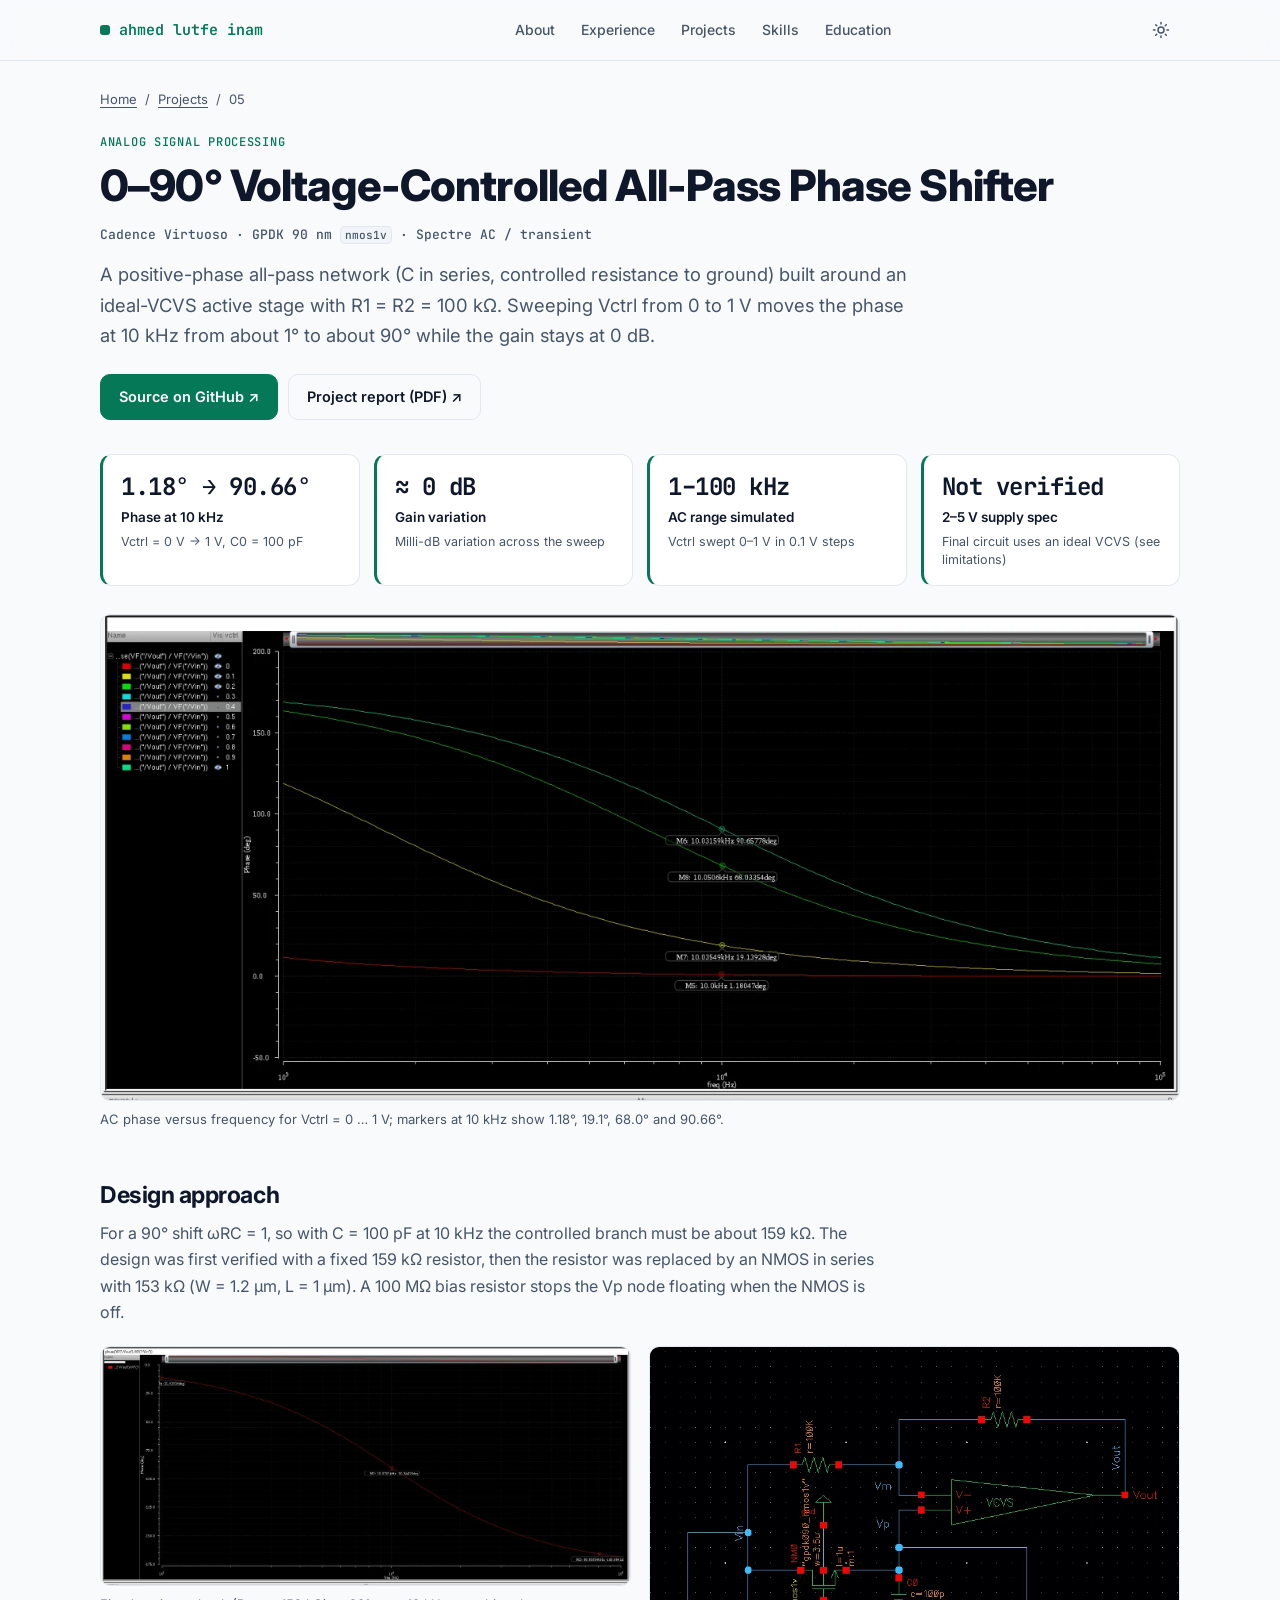
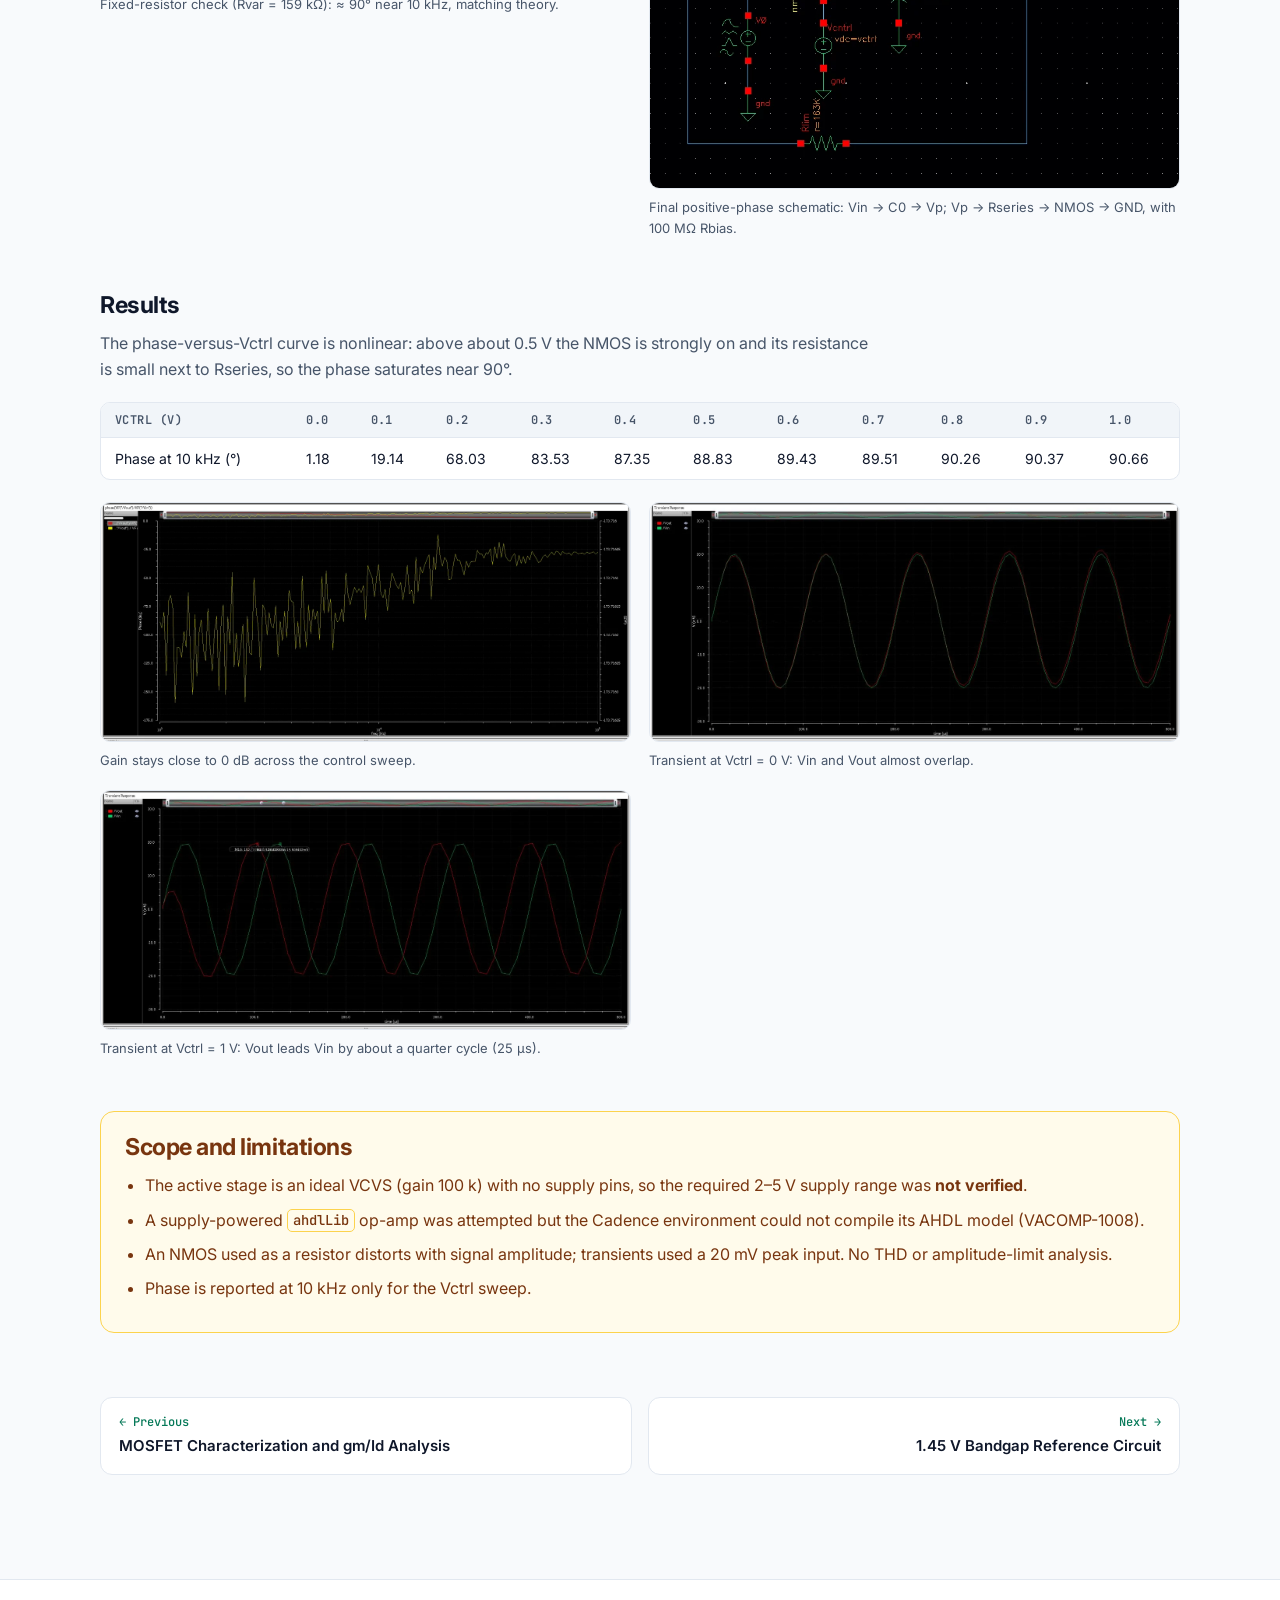
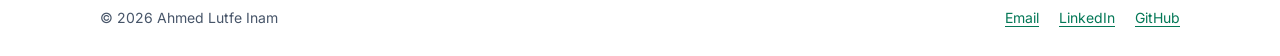
<file: projects/phase-shifter.html>
<!DOCTYPE html>
<html lang="en">
<head>
<meta charset="utf-8">
<meta name="viewport" content="width=device-width, initial-scale=1">
<title>0–90° Voltage-Controlled All-Pass Phase Shifter | Ahmed Lutfe Inam</title>
<meta name="description" content="First-order active all-pass stage whose phase is set by an NMOS acting as a voltage-controlled resistor.">
<meta property="og:title" content="0–90° Voltage-Controlled All-Pass Phase Shifter | Ahmed Lutfe Inam">
<meta property="og:description" content="First-order active all-pass stage whose phase is set by an NMOS acting as a voltage-controlled resistor.">
<meta property="og:type" content="website">
<meta name="color-scheme" content="light dark">
<link rel="icon" href="../assets/favicon.svg" type="image/svg+xml">
<script>try{var t=localStorage.getItem('theme');if(t==='dark'||t==='light')document.documentElement.setAttribute('data-theme',t)}catch(e){}</script>
<link rel="preconnect" href="https://fonts.googleapis.com"><link rel="preconnect" href="https://fonts.gstatic.com" crossorigin><link href="https://fonts.googleapis.com/css2?family=Inter:wght@400;500;600;700;800&family=JetBrains+Mono:wght@400;500;600&display=swap" rel="stylesheet">
<link rel="stylesheet" href="../assets/css/style.css">
</head>
<body>
<a class="skip" href="#main">Skip to content</a>
<header class="site-header">
 <div class="wrap bar">
  <a class="brand" href="../index.html"><span class="dot"></span>ahmed lutfe inam</a>
  <nav class="nav" id="nav" aria-label="Main"><a href="../index.html#about">About</a><a href="../index.html#experience">Experience</a><a href="../index.html#projects">Projects</a><a href="../index.html#skills">Skills</a><a href="../index.html#education">Education</a></nav>
  <div class="bar-actions">
   <button id="theme" class="icon-btn" aria-label="Toggle light or dark theme" title="Toggle theme"><svg viewBox="0 0 24 24" width="18" height="18" fill="none" stroke="currentColor" stroke-width="2" stroke-linecap="round" stroke-linejoin="round" aria-hidden="true"><circle cx="12" cy="12" r="4"/><path d="M12 2v2M12 20v2M4.9 4.9l1.4 1.4M17.7 17.7l1.4 1.4M2 12h2M20 12h2M4.9 19.1l1.4-1.4M17.7 6.3l1.4-1.4"/></svg></button>
   <button id="menu" class="icon-btn menu-btn" aria-label="Menu" aria-expanded="false" aria-controls="nav"><svg viewBox="0 0 24 24" width="20" height="20" fill="none" stroke="currentColor" stroke-width="2" stroke-linecap="round" aria-hidden="true"><path d="M4 7h16M4 12h16M4 17h16"/></svg></button>
  </div>
 </div>
</header>
<main id="main">
<article class="wrap proj">
 <nav class="crumbs" aria-label="Breadcrumb"><a href="../index.html">Home</a><span>/</span><a href="../index.html#projects">Projects</a><span>/</span><span>05</span></nav>
 <header class="proj-head">
  <p class="eyebrow">Analog Signal Processing</p>
  <h1>0–90° Voltage-Controlled All-Pass Phase Shifter</h1>
  <p class="tools">Cadence Virtuoso · GPDK 90 nm <code>nmos1v</code> · Spectre AC / transient</p>
  <p class="lead">A positive-phase all-pass network (C in series, controlled resistance to ground) built around an ideal-VCVS active stage with R1 = R2 = 100 kΩ. Sweeping Vctrl from 0 to 1 V moves the phase at 10 kHz from about 1° to about 90° while the gain stays at 0 dB.</p>
  <div class="btn-row">
   <a class="btn" href="https://github.com/ahmedlutfeinam999/VLSI-Projects/tree/main/Analog/All_Pass_Phase_Shifter_Circuit" target="_blank" rel="noopener">Source on GitHub ↗</a>
   <a class="btn ghost" href="https://github.com/ahmedlutfeinam999/VLSI-Projects/blob/main/Analog/All_Pass_Phase_Shifter_Circuit/report/Phase_Shifter_Project_Report.pdf" target="_blank" rel="noopener">Project report (PDF) ↗</a>
  </div>
 </header>
 <div class="metrics"><div class="metric"><div class="m-val">1.18° → 90.66°</div><div class="m-lab">Phase at 10 kHz</div><div class="m-cond">Vctrl = 0 V → 1 V, C0 = 100 pF</div></div><div class="metric"><div class="m-val">≈ 0 dB</div><div class="m-lab">Gain variation</div><div class="m-cond">Milli-dB variation across the sweep</div></div><div class="metric"><div class="m-val">1–100 kHz</div><div class="m-lab">AC range simulated</div><div class="m-cond">Vctrl swept 0–1 V in 0.1 V steps</div></div><div class="metric"><div class="m-val">Not verified</div><div class="m-lab">2–5 V supply spec</div><div class="m-cond">Final circuit uses an ideal VCVS (see limitations)</div></div></div>
 <div class="hero-fig"><figure class="fig"><img src="../assets/img/phase-shifter/ac_phase.webp" width="1358" height="611" alt="AC phase versus frequency for Vctrl = 0 … 1 V; markers at 10 kHz show 1.18°, 19.1°, 68.0° and 90.66°." data-zoom><figcaption>AC phase versus frequency for Vctrl = 0 … 1 V; markers at 10 kHz show 1.18°, 19.1°, 68.0° and 90.66°.</figcaption></figure></div>
 <section class="block"><h2>Design approach</h2><p>For a 90° shift ωRC = 1, so with C = 100 pF at 10 kHz the controlled branch must be about 159 kΩ. The design was first verified with a fixed 159 kΩ resistor, then the resistor was replaced by an NMOS in series with 153 kΩ (W = 1.2 µm, L = 1 µm). A 100 MΩ bias resistor stops the Vp node floating when the NMOS is off.</p><div class="fig-grid"><figure class="fig"><img src="../assets/img/phase-shifter/fixed.webp" width="1358" height="611" alt="Fixed-resistor check (Rvar = 159 kΩ): ≈ 90° near 10 kHz, matching theory." loading=lazy data-zoom><figcaption>Fixed-resistor check (Rvar = 159 kΩ): ≈ 90° near 10 kHz, matching theory.</figcaption></figure><figure class="fig"><img src="../assets/img/phase-shifter/schematic.webp" width="819" height="683" alt="Final positive-phase schematic: Vin → C0 → Vp; Vp → Rseries → NMOS → GND, with 100 MΩ Rbias." loading=lazy data-zoom><figcaption>Final positive-phase schematic: Vin → C0 → Vp; Vp → Rseries → NMOS → GND, with 100 MΩ Rbias.</figcaption></figure></div></section><section class="block"><h2>Results</h2><p>The phase-versus-Vctrl curve is nonlinear: above about 0.5 V the NMOS is strongly on and its resistance is small next to Rseries, so the phase saturates near 90°.</p><div class="tbl"><table><thead><tr><th>Vctrl (V)</th><th>0.0</th><th>0.1</th><th>0.2</th><th>0.3</th><th>0.4</th><th>0.5</th><th>0.6</th><th>0.7</th><th>0.8</th><th>0.9</th><th>1.0</th></tr></thead><tbody><tr><td>Phase at 10 kHz (°)</td><td>1.18</td><td>19.14</td><td>68.03</td><td>83.53</td><td>87.35</td><td>88.83</td><td>89.43</td><td>89.51</td><td>90.26</td><td>90.37</td><td>90.66</td></tr></tbody></table></div><div class="fig-grid"><figure class="fig"><img src="../assets/img/phase-shifter/gain.webp" width="1358" height="611" alt="Gain stays close to 0 dB across the control sweep." loading=lazy data-zoom><figcaption>Gain stays close to 0 dB across the control sweep.</figcaption></figure><figure class="fig"><img src="../assets/img/phase-shifter/tran0.webp" width="1358" height="611" alt="Transient at Vctrl = 0 V: Vin and Vout almost overlap." loading=lazy data-zoom><figcaption>Transient at Vctrl = 0 V: Vin and Vout almost overlap.</figcaption></figure><figure class="fig"><img src="../assets/img/phase-shifter/tran1.webp" width="1358" height="611" alt="Transient at Vctrl = 1 V: Vout leads Vin by about a quarter cycle (25 µs)." loading=lazy data-zoom><figcaption>Transient at Vctrl = 1 V: Vout leads Vin by about a quarter cycle (25 µs).</figcaption></figure></div></section>
 <section class="block limits"><h2>Scope and limitations</h2><ul><li>The active stage is an ideal VCVS (gain 100 k) with no supply pins, so the required 2–5 V supply range was <strong>not verified</strong>.</li><li>A supply-powered <code>ahdlLib</code> op-amp was attempted but the Cadence environment could not compile its AHDL model (VACOMP-1008).</li><li>An NMOS used as a resistor distorts with signal amplitude; transients used a 20 mV peak input. No THD or amplitude-limit analysis.</li><li>Phase is reported at 10 kHz only for the Vctrl sweep.</li></ul></section>
 <nav class="pager" aria-label="Other projects">
  <a href="mosfet-characterization.html"><span>← Previous</span>MOSFET Characterization and gm/Id Analysis</a>
  <a href="bandgap-reference.html" class="r"><span>Next →</span>1.45 V Bandgap Reference Circuit</a>
 </nav>
</article>
</main>
<footer class="site-footer"><div class="wrap foot">
 <p>© <span id="year"></span> Ahmed Lutfe Inam</p>
 <p class="foot-links"><a href="mailto:inamlutfe@gmail.com">Email</a><a href="https://bd.linkedin.com/in/ahmedlutfeinam9" target="_blank" rel="noopener">LinkedIn</a><a href="https://github.com/ahmedlutfeinam999/VLSI-Projects" target="_blank" rel="noopener">GitHub</a></p>
</div></footer>
<div id="lb" class="lb" hidden><button class="lb-x" aria-label="Close">×</button><img alt=""><p></p></div>
<script src="../assets/js/main.js"></script>
</body>
</html>
</file>
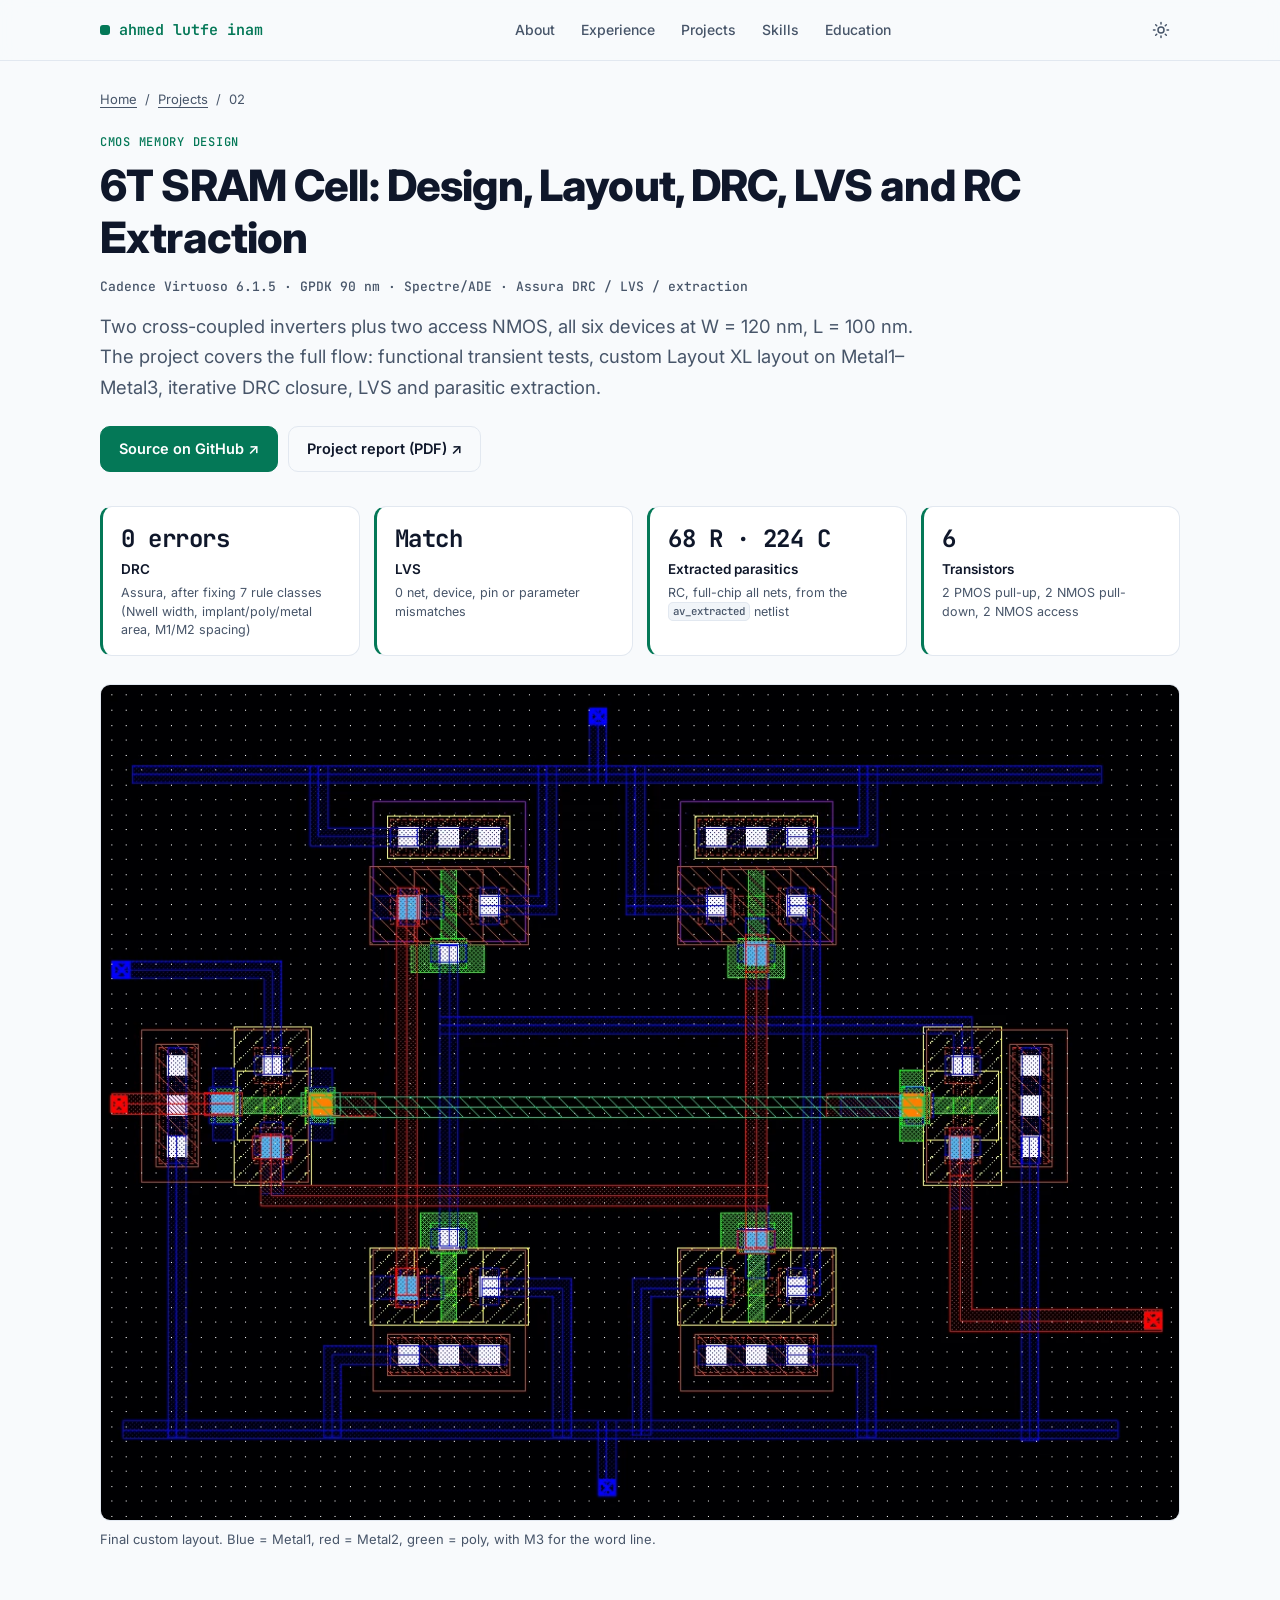
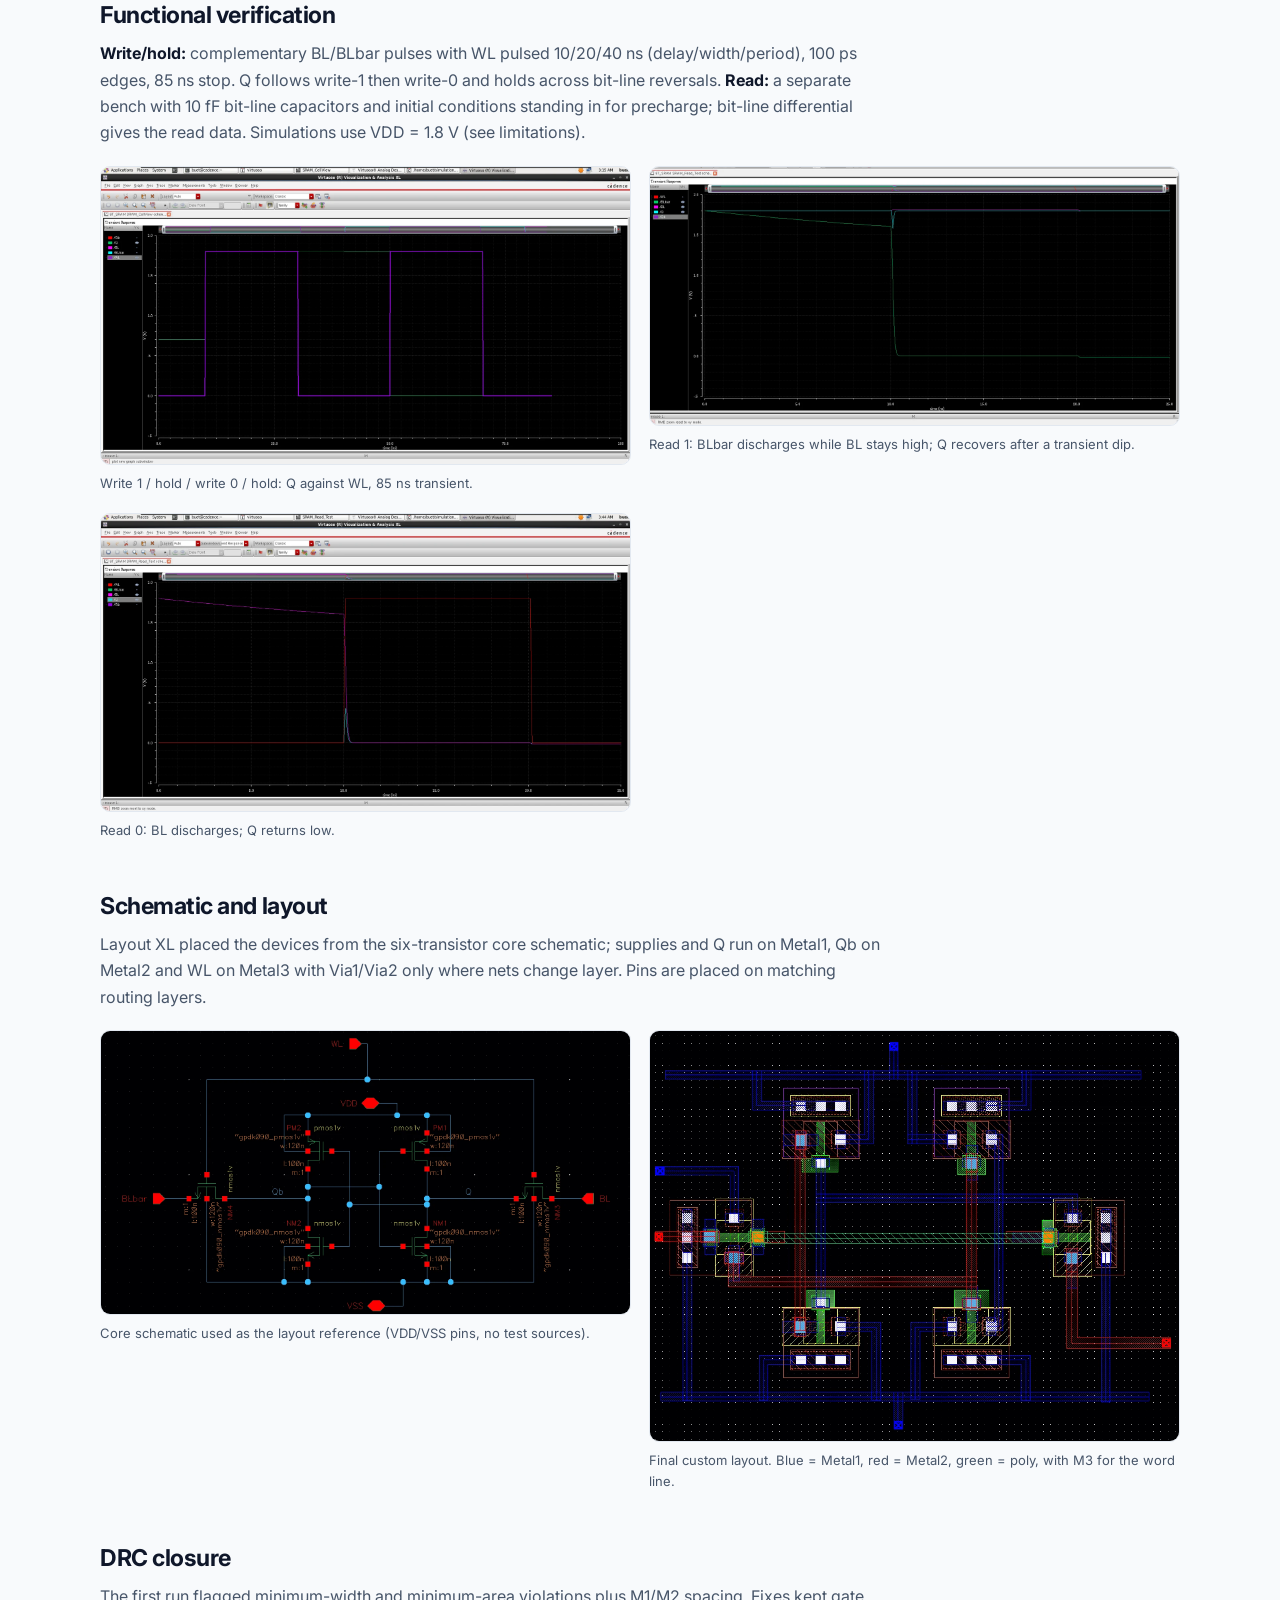
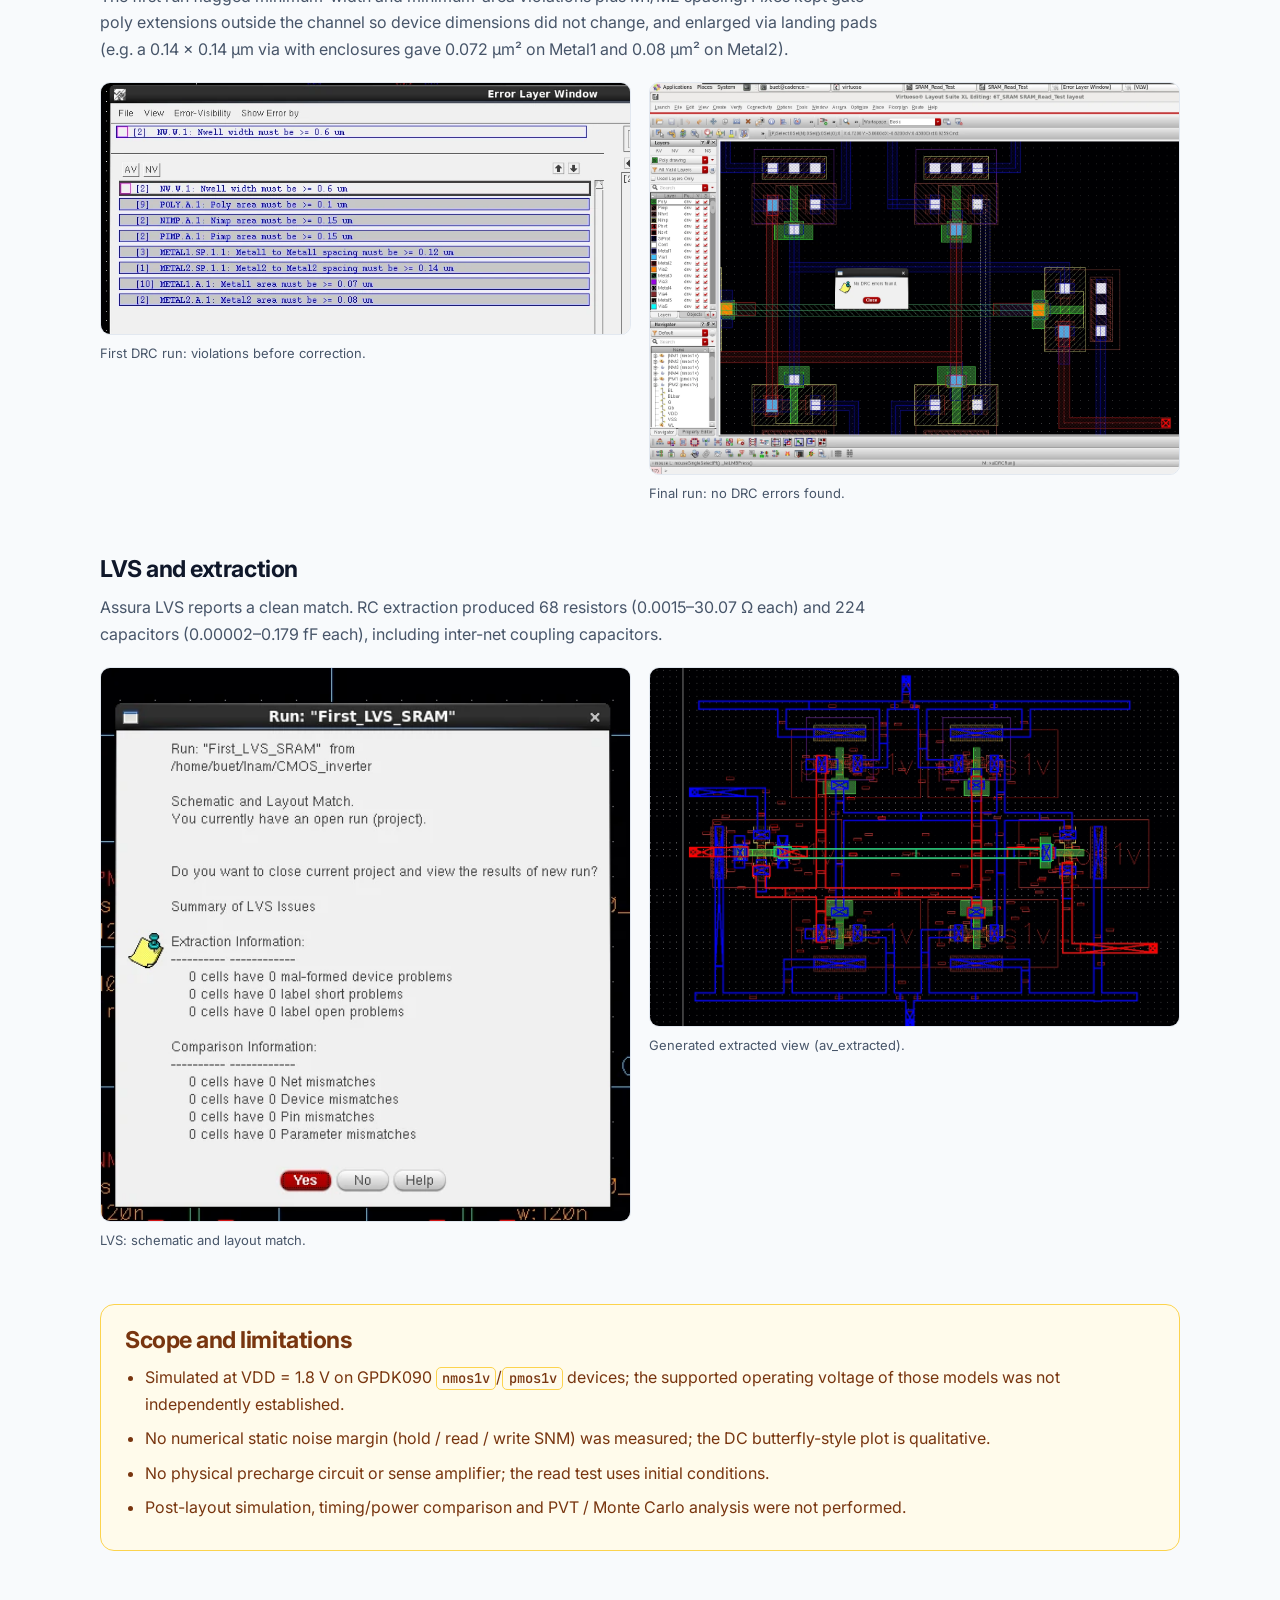
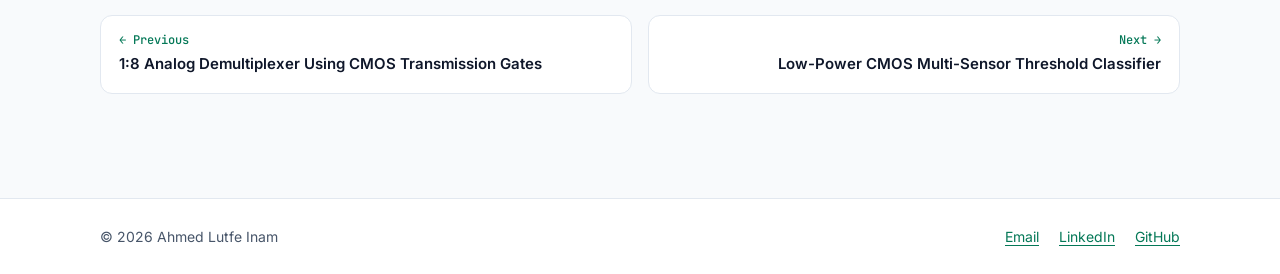
<file: projects/sram-6t.html>
<!DOCTYPE html>
<html lang="en">
<head>
<meta charset="utf-8">
<meta name="viewport" content="width=device-width, initial-scale=1">
<title>6T SRAM Cell: Design, Layout, DRC, LVS and RC Extraction | Ahmed Lutfe Inam</title>
<meta name="description" content="Single-bit 6T SRAM cell from schematic and write/hold/read tests to a DRC-clean, LVS-matched custom layout with an extracted RC netlist.">
<meta property="og:title" content="6T SRAM Cell: Design, Layout, DRC, LVS and RC Extraction | Ahmed Lutfe Inam">
<meta property="og:description" content="Single-bit 6T SRAM cell from schematic and write/hold/read tests to a DRC-clean, LVS-matched custom layout with an extracted RC netlist.">
<meta property="og:type" content="website">
<meta name="color-scheme" content="light dark">
<link rel="icon" href="../assets/favicon.svg" type="image/svg+xml">
<script>try{var t=localStorage.getItem('theme');if(t==='dark'||t==='light')document.documentElement.setAttribute('data-theme',t)}catch(e){}</script>
<link rel="preconnect" href="https://fonts.googleapis.com"><link rel="preconnect" href="https://fonts.gstatic.com" crossorigin><link href="https://fonts.googleapis.com/css2?family=Inter:wght@400;500;600;700;800&family=JetBrains+Mono:wght@400;500;600&display=swap" rel="stylesheet">
<link rel="stylesheet" href="../assets/css/style.css">
</head>
<body>
<a class="skip" href="#main">Skip to content</a>
<header class="site-header">
 <div class="wrap bar">
  <a class="brand" href="../index.html"><span class="dot"></span>ahmed lutfe inam</a>
  <nav class="nav" id="nav" aria-label="Main"><a href="../index.html#about">About</a><a href="../index.html#experience">Experience</a><a href="../index.html#projects">Projects</a><a href="../index.html#skills">Skills</a><a href="../index.html#education">Education</a></nav>
  <div class="bar-actions">
   <button id="theme" class="icon-btn" aria-label="Toggle light or dark theme" title="Toggle theme"><svg viewBox="0 0 24 24" width="18" height="18" fill="none" stroke="currentColor" stroke-width="2" stroke-linecap="round" stroke-linejoin="round" aria-hidden="true"><circle cx="12" cy="12" r="4"/><path d="M12 2v2M12 20v2M4.9 4.9l1.4 1.4M17.7 17.7l1.4 1.4M2 12h2M20 12h2M4.9 19.1l1.4-1.4M17.7 6.3l1.4-1.4"/></svg></button>
   <button id="menu" class="icon-btn menu-btn" aria-label="Menu" aria-expanded="false" aria-controls="nav"><svg viewBox="0 0 24 24" width="20" height="20" fill="none" stroke="currentColor" stroke-width="2" stroke-linecap="round" aria-hidden="true"><path d="M4 7h16M4 12h16M4 17h16"/></svg></button>
  </div>
 </div>
</header>
<main id="main">
<article class="wrap proj">
 <nav class="crumbs" aria-label="Breadcrumb"><a href="../index.html">Home</a><span>/</span><a href="../index.html#projects">Projects</a><span>/</span><span>02</span></nav>
 <header class="proj-head">
  <p class="eyebrow">CMOS Memory Design</p>
  <h1>6T SRAM Cell: Design, Layout, DRC, LVS and RC Extraction</h1>
  <p class="tools">Cadence Virtuoso 6.1.5 · GPDK 90 nm · Spectre/ADE · Assura DRC / LVS / extraction</p>
  <p class="lead">Two cross-coupled inverters plus two access NMOS, all six devices at W = 120 nm, L = 100 nm. The project covers the full flow: functional transient tests, custom Layout XL layout on Metal1–Metal3, iterative DRC closure, LVS and parasitic extraction.</p>
  <div class="btn-row">
   <a class="btn" href="https://github.com/ahmedlutfeinam999/VLSI-Projects/tree/main/Analog/6T%20SRAM%20Cell%20Schematic%20DRC%20LVS%20PEX" target="_blank" rel="noopener">Source on GitHub ↗</a>
   <a class="btn ghost" href="https://github.com/ahmedlutfeinam999/VLSI-Projects/blob/main/Analog/6T%20SRAM%20Cell%20Schematic%20DRC%20LVS%20PEX/report/6T_SRAM_Design_Verification_Report.pdf" target="_blank" rel="noopener">Project report (PDF) ↗</a>
  </div>
 </header>
 <div class="metrics"><div class="metric"><div class="m-val">0 errors</div><div class="m-lab">DRC</div><div class="m-cond">Assura, after fixing 7 rule classes (Nwell width, implant/poly/metal area, M1/M2 spacing)</div></div><div class="metric"><div class="m-val">Match</div><div class="m-lab">LVS</div><div class="m-cond">0 net, device, pin or parameter mismatches</div></div><div class="metric"><div class="m-val">68 R · 224 C</div><div class="m-lab">Extracted parasitics</div><div class="m-cond">RC, full-chip all nets, from the <code>av_extracted</code> netlist</div></div><div class="metric"><div class="m-val">6</div><div class="m-lab">Transistors</div><div class="m-cond">2 PMOS pull-up, 2 NMOS pull-down, 2 NMOS access</div></div></div>
 <div class="hero-fig"><figure class="fig"><img src="../assets/img/sram-6t/final_layout.webp" width="1048" height="812" alt="Final custom layout. Blue = Metal1, red = Metal2, green = poly, with M3 for the word line." data-zoom><figcaption>Final custom layout. Blue = Metal1, red = Metal2, green = poly, with M3 for the word line.</figcaption></figure></div>
 <section class="block"><h2>Functional verification</h2><p><strong>Write/hold:</strong> complementary BL/BLbar pulses with WL pulsed 10/20/40 ns (delay/width/period), 100 ps edges, 85 ns stop. Q follows write-1 then write-0 and holds across bit-line reversals. <strong>Read:</strong> a separate bench with 10 fF bit-line capacitors and initial conditions standing in for precharge; bit-line differential gives the read data. Simulations use VDD = 1.8 V (see limitations).</p><div class="fig-grid"><figure class="fig"><img src="../assets/img/sram-6t/write_q.webp" width="1600" height="899" alt="Write 1 / hold / write 0 / hold: Q against WL, 85 ns transient." loading=lazy data-zoom><figcaption>Write 1 / hold / write 0 / hold: Q against WL, 85 ns transient.</figcaption></figure><figure class="fig"><img src="../assets/img/sram-6t/read_one.webp" width="1600" height="780" alt="Read 1: BLbar discharges while BL stays high; Q recovers after a transient dip." loading=lazy data-zoom><figcaption>Read 1: BLbar discharges while BL stays high; Q recovers after a transient dip.</figcaption></figure><figure class="fig"><img src="../assets/img/sram-6t/read_zero.webp" width="1600" height="899" alt="Read 0: BL discharges; Q returns low." loading=lazy data-zoom><figcaption>Read 0: BL discharges; Q returns low.</figcaption></figure></div></section><section class="block"><h2>Schematic and layout</h2><p>Layout XL placed the devices from the six-transistor core schematic; supplies and Q run on Metal1, Qb on Metal2 and WL on Metal3 with Via1/Via2 only where nets change layer. Pins are placed on matching routing layers.</p><div class="fig-grid"><figure class="fig"><img src="../assets/img/sram-6t/core.webp" width="1546" height="826" alt="Core schematic used as the layout reference (VDD/VSS pins, no test sources)." loading=lazy data-zoom><figcaption>Core schematic used as the layout reference (VDD/VSS pins, no test sources).</figcaption></figure><figure class="fig"><img src="../assets/img/sram-6t/final_layout.webp" width="1048" height="812" alt="Final custom layout. Blue = Metal1, red = Metal2, green = poly, with M3 for the word line." loading=lazy data-zoom><figcaption>Final custom layout. Blue = Metal1, red = Metal2, green = poly, with M3 for the word line.</figcaption></figure></div></section><section class="block"><h2>DRC closure</h2><p>The first run flagged minimum-width and minimum-area violations plus M1/M2 spacing. Fixes kept gate poly extensions outside the channel so device dimensions did not change, and enlarged via landing pads (e.g. a 0.14 × 0.14 µm via with enclosures gave 0.072 µm² on Metal1 and 0.08 µm² on Metal2).</p><div class="fig-grid"><figure class="fig"><img src="../assets/img/sram-6t/drc_initial.webp" width="732" height="347" alt="First DRC run: violations before correction." loading=lazy data-zoom><figcaption>First DRC run: violations before correction.</figcaption></figure><figure class="fig"><img src="../assets/img/sram-6t/drc_pass.webp" width="1458" height="1078" alt="Final run: no DRC errors found." loading=lazy data-zoom><figcaption>Final run: no DRC errors found.</figcaption></figure></div></section><section class="block"><h2>LVS and extraction</h2><p>Assura LVS reports a clean match. RC extraction produced 68 resistors (0.0015–30.07 Ω each) and 224 capacitors (0.00002–0.179 fF each), including inter-net coupling capacitors.</p><div class="fig-grid"><figure class="fig"><img src="../assets/img/sram-6t/lvs_pass.webp" width="483" height="505" alt="LVS: schematic and layout match." loading=lazy data-zoom><figcaption>LVS: schematic and layout match.</figcaption></figure><figure class="fig"><img src="../assets/img/sram-6t/extracted.webp" width="1140" height="771" alt="Generated extracted view (av_extracted)." loading=lazy data-zoom><figcaption>Generated extracted view (av_extracted).</figcaption></figure></div></section>
 <section class="block limits"><h2>Scope and limitations</h2><ul><li>Simulated at VDD = 1.8 V on GPDK090 <code>nmos1v</code>/<code>pmos1v</code> devices; the supported operating voltage of those models was not independently established.</li><li>No numerical static noise margin (hold / read / write SNM) was measured; the DC butterfly-style plot is qualitative.</li><li>No physical precharge circuit or sense amplifier; the read test uses initial conditions.</li><li>Post-layout simulation, timing/power comparison and PVT / Monte Carlo analysis were not performed.</li></ul></section>
 <nav class="pager" aria-label="Other projects">
  <a href="analog-demux.html"><span>← Previous</span>1:8 Analog Demultiplexer Using CMOS Transmission Gates</a>
  <a href="threshold-classifier.html" class="r"><span>Next →</span>Low-Power CMOS Multi-Sensor Threshold Classifier</a>
 </nav>
</article>
</main>
<footer class="site-footer"><div class="wrap foot">
 <p>© <span id="year"></span> Ahmed Lutfe Inam</p>
 <p class="foot-links"><a href="mailto:inamlutfe@gmail.com">Email</a><a href="https://bd.linkedin.com/in/ahmedlutfeinam9" target="_blank" rel="noopener">LinkedIn</a><a href="https://github.com/ahmedlutfeinam999/VLSI-Projects" target="_blank" rel="noopener">GitHub</a></p>
</div></footer>
<div id="lb" class="lb" hidden><button class="lb-x" aria-label="Close">×</button><img alt=""><p></p></div>
<script src="../assets/js/main.js"></script>
</body>
</html>
</file>
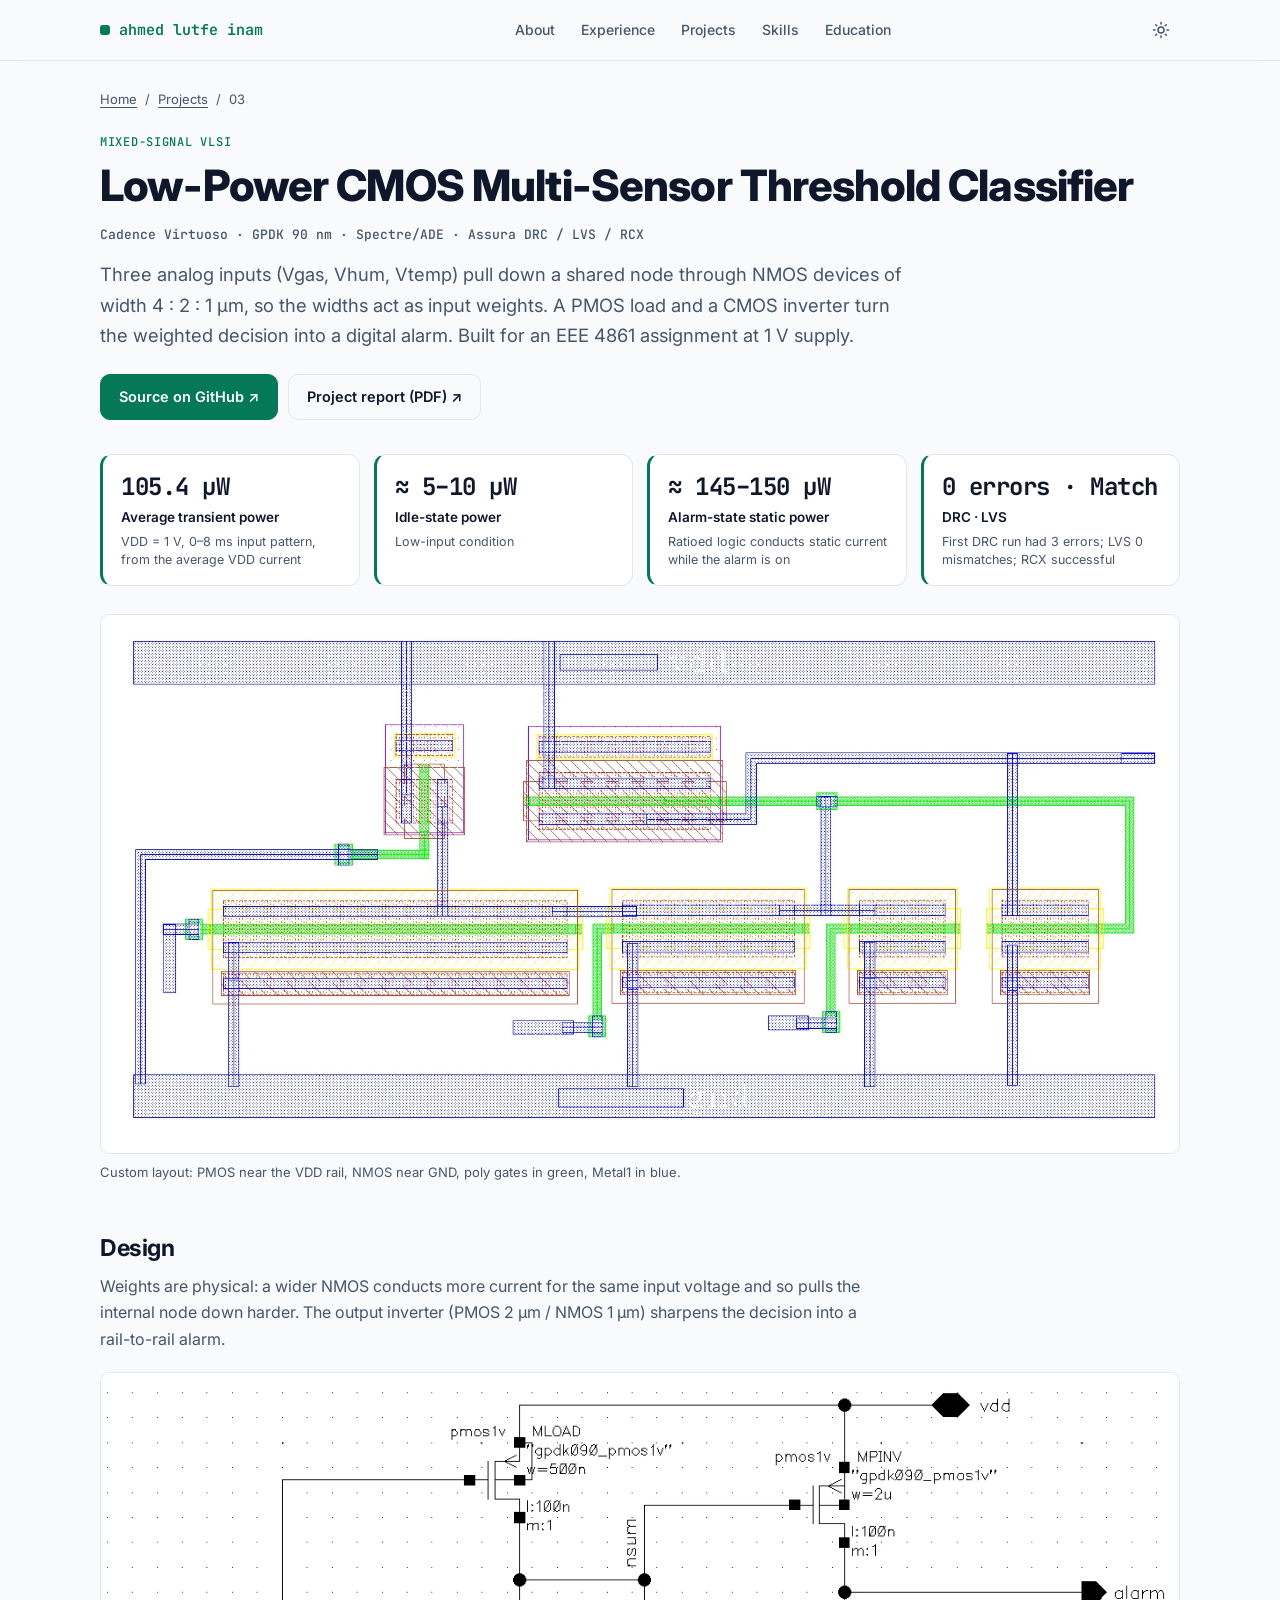
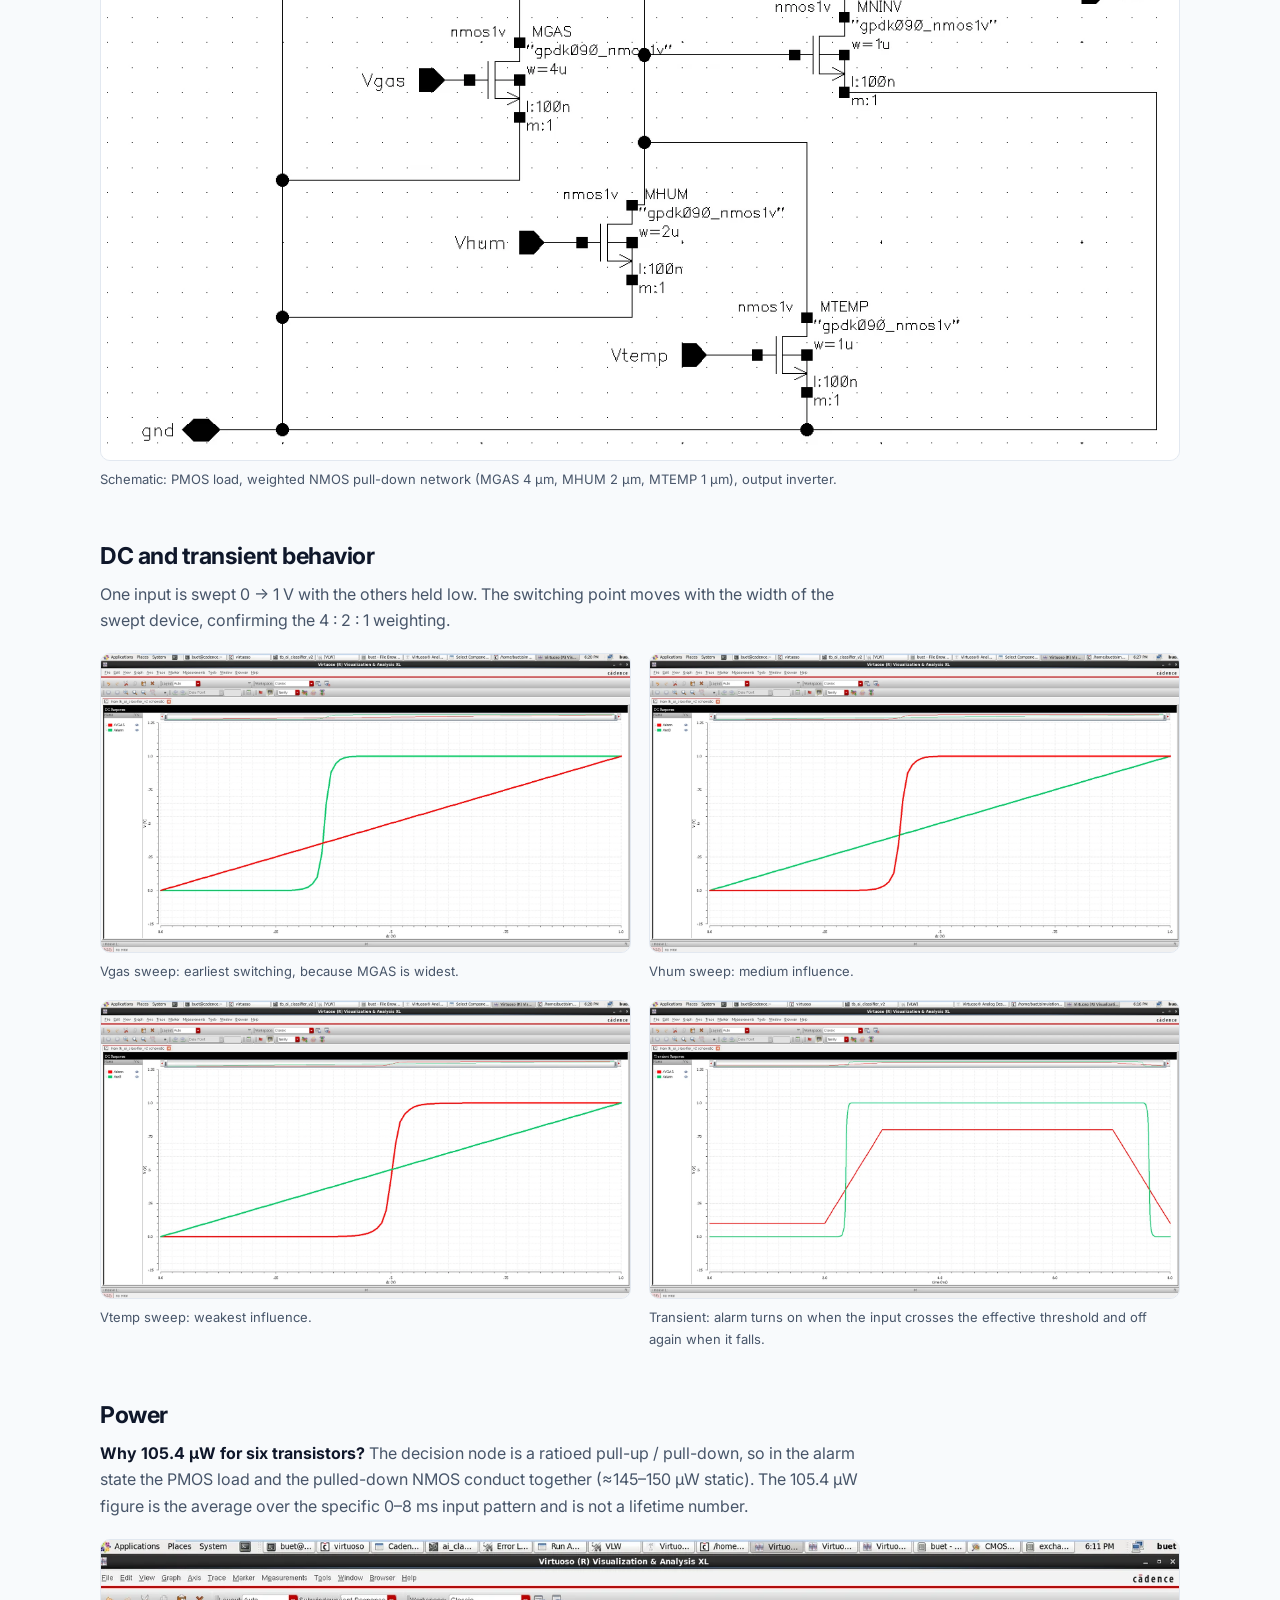
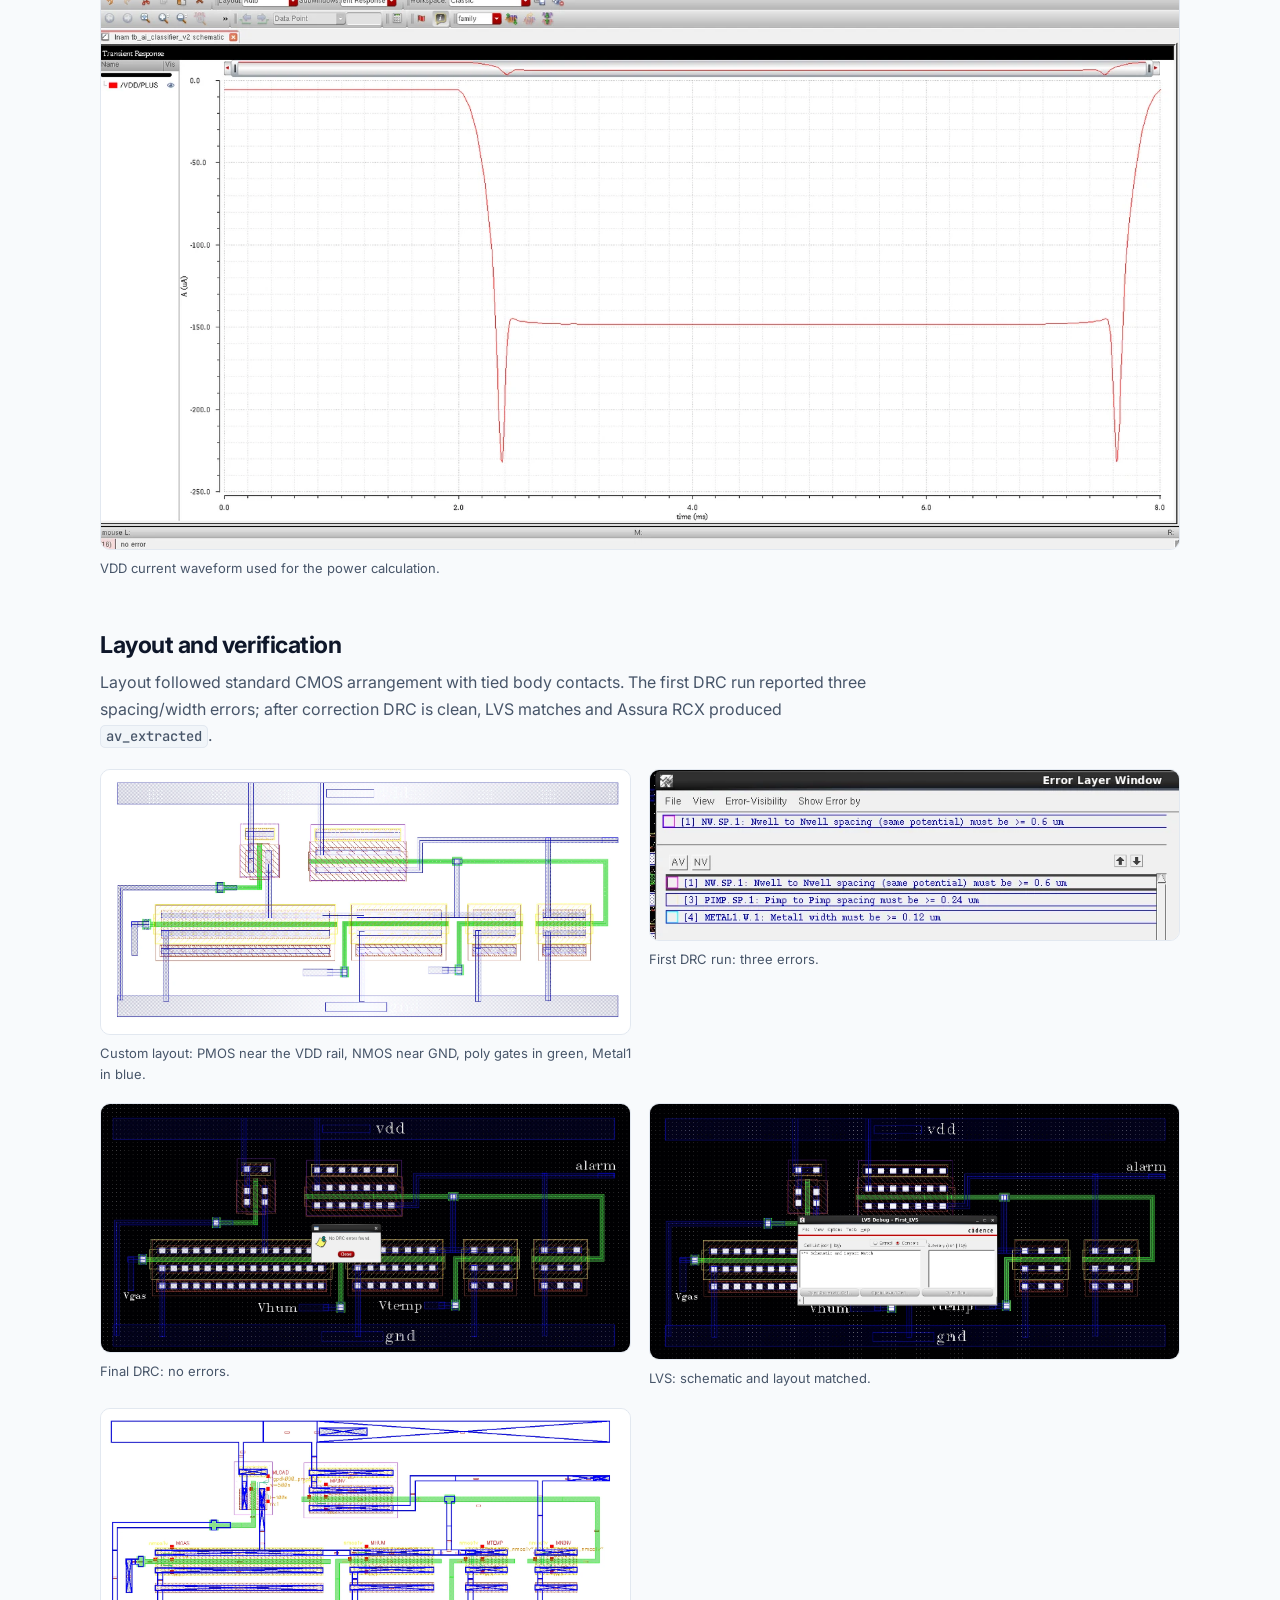
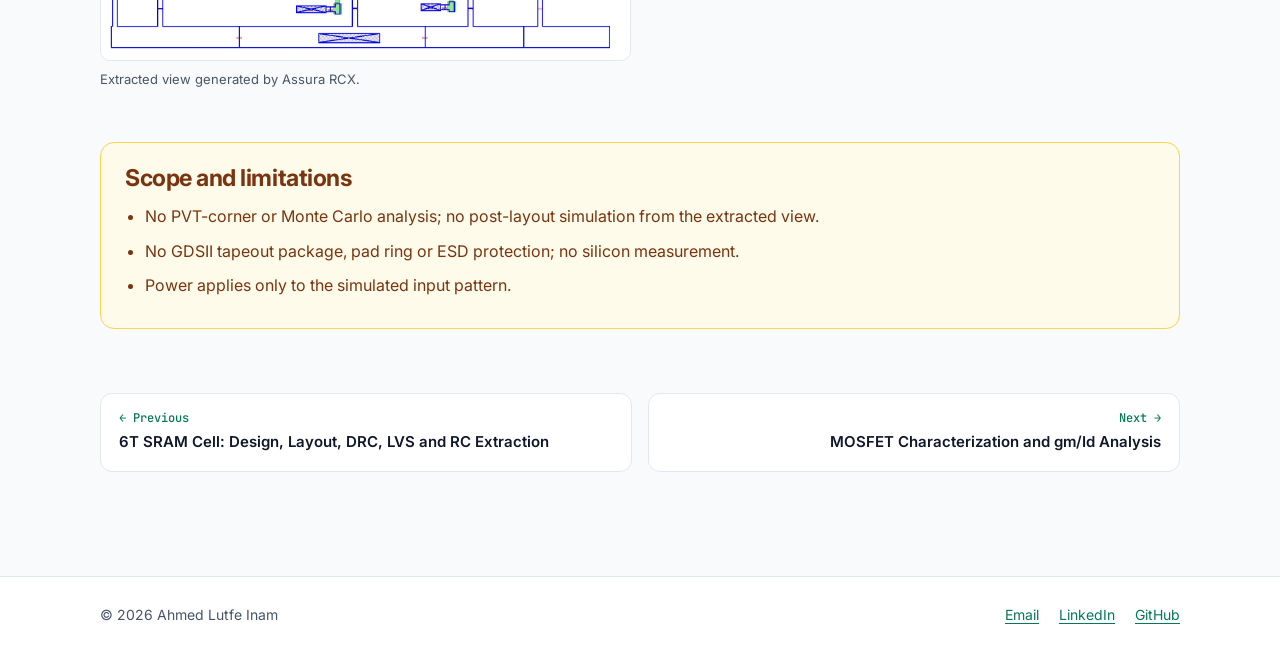
<file: projects/threshold-classifier.html>
<!DOCTYPE html>
<html lang="en">
<head>
<meta charset="utf-8">
<meta name="viewport" content="width=device-width, initial-scale=1">
<title>Low-Power CMOS Multi-Sensor Threshold Classifier | Ahmed Lutfe Inam</title>
<meta name="description" content="Six-transistor weighted-threshold alarm circuit, carried through DC/transient simulation, layout, DRC, LVS and RCX.">
<meta property="og:title" content="Low-Power CMOS Multi-Sensor Threshold Classifier | Ahmed Lutfe Inam">
<meta property="og:description" content="Six-transistor weighted-threshold alarm circuit, carried through DC/transient simulation, layout, DRC, LVS and RCX.">
<meta property="og:type" content="website">
<meta name="color-scheme" content="light dark">
<link rel="icon" href="../assets/favicon.svg" type="image/svg+xml">
<script>try{var t=localStorage.getItem('theme');if(t==='dark'||t==='light')document.documentElement.setAttribute('data-theme',t)}catch(e){}</script>
<link rel="preconnect" href="https://fonts.googleapis.com"><link rel="preconnect" href="https://fonts.gstatic.com" crossorigin><link href="https://fonts.googleapis.com/css2?family=Inter:wght@400;500;600;700;800&family=JetBrains+Mono:wght@400;500;600&display=swap" rel="stylesheet">
<link rel="stylesheet" href="../assets/css/style.css">
</head>
<body>
<a class="skip" href="#main">Skip to content</a>
<header class="site-header">
 <div class="wrap bar">
  <a class="brand" href="../index.html"><span class="dot"></span>ahmed lutfe inam</a>
  <nav class="nav" id="nav" aria-label="Main"><a href="../index.html#about">About</a><a href="../index.html#experience">Experience</a><a href="../index.html#projects">Projects</a><a href="../index.html#skills">Skills</a><a href="../index.html#education">Education</a></nav>
  <div class="bar-actions">
   <button id="theme" class="icon-btn" aria-label="Toggle light or dark theme" title="Toggle theme"><svg viewBox="0 0 24 24" width="18" height="18" fill="none" stroke="currentColor" stroke-width="2" stroke-linecap="round" stroke-linejoin="round" aria-hidden="true"><circle cx="12" cy="12" r="4"/><path d="M12 2v2M12 20v2M4.9 4.9l1.4 1.4M17.7 17.7l1.4 1.4M2 12h2M20 12h2M4.9 19.1l1.4-1.4M17.7 6.3l1.4-1.4"/></svg></button>
   <button id="menu" class="icon-btn menu-btn" aria-label="Menu" aria-expanded="false" aria-controls="nav"><svg viewBox="0 0 24 24" width="20" height="20" fill="none" stroke="currentColor" stroke-width="2" stroke-linecap="round" aria-hidden="true"><path d="M4 7h16M4 12h16M4 17h16"/></svg></button>
  </div>
 </div>
</header>
<main id="main">
<article class="wrap proj">
 <nav class="crumbs" aria-label="Breadcrumb"><a href="../index.html">Home</a><span>/</span><a href="../index.html#projects">Projects</a><span>/</span><span>03</span></nav>
 <header class="proj-head">
  <p class="eyebrow">Mixed-Signal VLSI</p>
  <h1>Low-Power CMOS Multi-Sensor Threshold Classifier</h1>
  <p class="tools">Cadence Virtuoso · GPDK 90 nm · Spectre/ADE · Assura DRC / LVS / RCX</p>
  <p class="lead">Three analog inputs (Vgas, Vhum, Vtemp) pull down a shared node through NMOS devices of width 4 : 2 : 1 µm, so the widths act as input weights. A PMOS load and a CMOS inverter turn the weighted decision into a digital alarm. Built for an EEE 4861 assignment at 1 V supply.</p>
  <div class="btn-row">
   <a class="btn" href="https://github.com/ahmedlutfeinam999/VLSI-Projects/tree/main/Analog/Low-Power_CMOS_Multi-Sensor_Threshold_Classifier_LVS_DRC_RCX" target="_blank" rel="noopener">Source on GitHub ↗</a>
   <a class="btn ghost" href="https://github.com/ahmedlutfeinam999/VLSI-Projects/blob/main/Analog/Low-Power_CMOS_Multi-Sensor_Threshold_Classifier_LVS_DRC_RCX/report/Low-Power_CMOS_Multi-Sensor_Threshold_Classifier_Project_Report.pdf" target="_blank" rel="noopener">Project report (PDF) ↗</a>
  </div>
 </header>
 <div class="metrics"><div class="metric"><div class="m-val">105.4 µW</div><div class="m-lab">Average transient power</div><div class="m-cond">VDD = 1 V, 0–8 ms input pattern, from the average VDD current</div></div><div class="metric"><div class="m-val">≈ 5–10 µW</div><div class="m-lab">Idle-state power</div><div class="m-cond">Low-input condition</div></div><div class="metric"><div class="m-val">≈ 145–150 µW</div><div class="m-lab">Alarm-state static power</div><div class="m-cond">Ratioed logic conducts static current while the alarm is on</div></div><div class="metric"><div class="m-val">0 errors · Match</div><div class="m-lab">DRC · LVS</div><div class="m-cond">First DRC run had 3 errors; LVS 0 mismatches; RCX successful</div></div></div>
 <div class="hero-fig"><figure class="fig"><img src="../assets/img/threshold-classifier/layout.webp" width="1537" height="767" alt="Custom layout: PMOS near the VDD rail, NMOS near GND, poly gates in green, Metal1 in blue." data-zoom><figcaption>Custom layout: PMOS near the VDD rail, NMOS near GND, poly gates in green, Metal1 in blue.</figcaption></figure></div>
 <section class="block"><h2>Design</h2><p>Weights are physical: a wider NMOS conducts more current for the same input voltage and so pulls the internal node down harder. The output inverter (PMOS 2 µm / NMOS 1 µm) sharpens the decision into a rail-to-rail alarm.</p><div class="fig-one"><figure class="fig"><img src="../assets/img/threshold-classifier/schematic.webp" width="1227" height="782" alt="Schematic: PMOS load, weighted NMOS pull-down network (MGAS 4 µm, MHUM 2 µm, MTEMP 1 µm), output inverter." loading=lazy data-zoom><figcaption>Schematic: PMOS load, weighted NMOS pull-down network (MGAS 4 µm, MHUM 2 µm, MTEMP 1 µm), output inverter.</figcaption></figure></div></section><section class="block"><h2>DC and transient behavior</h2><p>One input is swept 0 → 1 V with the others held low. The switching point moves with the width of the swept device, confirming the 4 : 2 : 1 weighting.</p><div class="fig-grid"><figure class="fig"><img src="../assets/img/threshold-classifier/dc_gas.webp" width="1600" height="899" alt="Vgas sweep: earliest switching, because MGAS is widest." loading=lazy data-zoom><figcaption>Vgas sweep: earliest switching, because MGAS is widest.</figcaption></figure><figure class="fig"><img src="../assets/img/threshold-classifier/dc_hum.webp" width="1600" height="899" alt="Vhum sweep: medium influence." loading=lazy data-zoom><figcaption>Vhum sweep: medium influence.</figcaption></figure><figure class="fig"><img src="../assets/img/threshold-classifier/dc_temp.webp" width="1600" height="899" alt="Vtemp sweep: weakest influence." loading=lazy data-zoom><figcaption>Vtemp sweep: weakest influence.</figcaption></figure><figure class="fig"><img src="../assets/img/threshold-classifier/transient.webp" width="1600" height="899" alt="Transient: alarm turns on when the input crosses the effective threshold and off again when it falls." loading=lazy data-zoom><figcaption>Transient: alarm turns on when the input crosses the effective threshold and off again when it falls.</figcaption></figure></div></section><section class="block"><h2>Power</h2><p><strong>Why 105.4 µW for six transistors?</strong> The decision node is a ratioed pull-up / pull-down, so in the alarm state the PMOS load and the pulled-down NMOS conduct together (≈145–150 µW static). The 105.4 µW figure is the average over the specific 0–8 ms input pattern and is not a lifetime number.</p><div class="fig-one"><figure class="fig"><img src="../assets/img/threshold-classifier/idd.webp" width="1600" height="904" alt="VDD current waveform used for the power calculation." loading=lazy data-zoom><figcaption>VDD current waveform used for the power calculation.</figcaption></figure></div></section><section class="block"><h2>Layout and verification</h2><p>Layout followed standard CMOS arrangement with tied body contacts. The first DRC run reported three spacing/width errors; after correction DRC is clean, LVS matches and Assura RCX produced <code>av_extracted</code>.</p><div class="fig-grid"><figure class="fig"><img src="../assets/img/threshold-classifier/layout.webp" width="1537" height="767" alt="Custom layout: PMOS near the VDD rail, NMOS near GND, poly gates in green, Metal1 in blue." loading=lazy data-zoom><figcaption>Custom layout: PMOS near the VDD rail, NMOS near GND, poly gates in green, Metal1 in blue.</figcaption></figure><figure class="fig"><img src="../assets/img/threshold-classifier/drc1.webp" width="675" height="217" alt="First DRC run: three errors." loading=lazy data-zoom><figcaption>First DRC run: three errors.</figcaption></figure><figure class="fig"><img src="../assets/img/threshold-classifier/drc_pass.webp" width="1536" height="720" alt="Final DRC: no errors." loading=lazy data-zoom><figcaption>Final DRC: no errors.</figcaption></figure><figure class="fig"><img src="../assets/img/threshold-classifier/lvs.webp" width="1541" height="742" alt="LVS: schematic and layout matched." loading=lazy data-zoom><figcaption>LVS: schematic and layout matched.</figcaption></figure><figure class="fig"><img src="../assets/img/threshold-classifier/extracted.webp" width="1546" height="735" alt="Extracted view generated by Assura RCX." loading=lazy data-zoom><figcaption>Extracted view generated by Assura RCX.</figcaption></figure></div></section>
 <section class="block limits"><h2>Scope and limitations</h2><ul><li>No PVT-corner or Monte Carlo analysis; no post-layout simulation from the extracted view.</li><li>No GDSII tapeout package, pad ring or ESD protection; no silicon measurement.</li><li>Power applies only to the simulated input pattern.</li></ul></section>
 <nav class="pager" aria-label="Other projects">
  <a href="sram-6t.html"><span>← Previous</span>6T SRAM Cell: Design, Layout, DRC, LVS and RC Extraction</a>
  <a href="mosfet-characterization.html" class="r"><span>Next →</span>MOSFET Characterization and gm/Id Analysis</a>
 </nav>
</article>
</main>
<footer class="site-footer"><div class="wrap foot">
 <p>© <span id="year"></span> Ahmed Lutfe Inam</p>
 <p class="foot-links"><a href="mailto:inamlutfe@gmail.com">Email</a><a href="https://bd.linkedin.com/in/ahmedlutfeinam9" target="_blank" rel="noopener">LinkedIn</a><a href="https://github.com/ahmedlutfeinam999/VLSI-Projects" target="_blank" rel="noopener">GitHub</a></p>
</div></footer>
<div id="lb" class="lb" hidden><button class="lb-x" aria-label="Close">×</button><img alt=""><p></p></div>
<script src="../assets/js/main.js"></script>
</body>
</html>
</file>
<file: assets/css/style.css>
:root{
  --bg:#f8fafc; --surface:#ffffff; --band:#f1f5f9; --text:#0f172a; --muted:#475569; --line:#e2e8f0;
  --brand:#047857; --brand-strong:#065f46; --brand-soft:#ecfdf5; --brand-line:#a7f3d0; --on-brand:#ffffff;
  --warn-bg:#fffbeb; --warn-line:#fcd34d; --warn-text:#78350f;
  --shadow:0 1px 2px rgba(15,23,42,.06),0 8px 24px rgba(15,23,42,.06);
  --sans:"Inter",system-ui,-apple-system,"Segoe UI",Roboto,sans-serif; --mono:"JetBrains Mono",ui-monospace,Menlo,monospace;
}
@media (prefers-color-scheme:dark){:root:not([data-theme="light"]){
  --bg:#020617; --surface:#0f172a; --band:#0b1222; --text:#f1f5f9; --muted:#a8b3c5; --line:#1e293b;
  --brand:#34d399; --brand-strong:#6ee7b7; --brand-soft:#06281f; --brand-line:#065f46; --on-brand:#022c22;
  --warn-bg:#271c05; --warn-line:#92400e; --warn-text:#fde68a; --shadow:0 1px 2px rgba(0,0,0,.4),0 8px 24px rgba(0,0,0,.35);}}
:root[data-theme="dark"]{
  --bg:#020617; --surface:#0f172a; --band:#0b1222; --text:#f1f5f9; --muted:#a8b3c5; --line:#1e293b;
  --brand:#34d399; --brand-strong:#6ee7b7; --brand-soft:#06281f; --brand-line:#065f46; --on-brand:#022c22;
  --warn-bg:#271c05; --warn-line:#92400e; --warn-text:#fde68a; --shadow:0 1px 2px rgba(0,0,0,.4),0 8px 24px rgba(0,0,0,.35);}

*{box-sizing:border-box} html{scroll-behavior:smooth;scroll-padding-top:76px}
body{margin:0;background:var(--bg);color:var(--text);font:400 16px/1.65 var(--sans);-webkit-font-smoothing:antialiased;overflow-x:hidden}
img{max-width:100%;height:auto;display:block}
a{color:var(--brand);text-decoration-thickness:1px;text-underline-offset:3px}
a:hover{color:var(--brand-strong)}
code{font:500 .86em var(--mono);background:var(--band);border:1px solid var(--line);padding:.1em .38em;border-radius:5px}
.wrap{max-width:1120px;margin:0 auto;padding:0 20px} .narrow{max-width:860px}
.skip{position:absolute;left:-999px;top:8px;background:var(--brand);color:var(--on-brand);padding:8px 12px;border-radius:8px;z-index:100}
.skip:focus{left:12px}
:focus-visible{outline:2px solid var(--brand);outline-offset:2px;border-radius:4px}

/* header */
.site-header{position:sticky;top:0;z-index:50;background:color-mix(in srgb,var(--bg) 88%,transparent);backdrop-filter:blur(10px);border-bottom:1px solid var(--line)}
.bar{display:flex;align-items:center;justify-content:space-between;height:60px;gap:12px}
.brand{font:600 15px var(--mono);color:var(--brand);text-decoration:none;display:flex;align-items:center;gap:9px}
.dot{width:10px;height:10px;border-radius:3px;background:var(--brand)}
.nav{display:flex;gap:26px;font-size:14px;font-weight:500}
.nav a{color:var(--muted);text-decoration:none} .nav a:hover{color:var(--brand)}
.bar-actions{display:flex;gap:6px}
.icon-btn{background:none;border:1px solid transparent;color:var(--muted);width:38px;height:38px;border-radius:9px;display:grid;place-items:center;cursor:pointer}
.icon-btn:hover{background:var(--band);color:var(--text)}
.menu-btn{display:none}
@media(max-width:760px){
  .menu-btn{display:grid}
  .nav{display:none;position:absolute;top:60px;left:0;right:0;flex-direction:column;gap:0;background:var(--surface);border-bottom:1px solid var(--line);padding:6px 20px 12px}
  .nav.open{display:flex} .nav a{padding:12px 0;font-size:16px;border-bottom:1px solid var(--line)}
}

/* type */
h1,h2,h3{line-height:1.2;margin:0;letter-spacing:-.02em}
h1{font-size:clamp(2rem,5.4vw,3.4rem);font-weight:800}
.eyebrow{font:500 12px var(--mono);letter-spacing:.06em;text-transform:uppercase;color:var(--brand);margin:0 0 10px}
.lead{font-size:clamp(1rem,1.7vw,1.15rem);color:var(--muted);max-width:68ch;margin:16px 0 0}
.sec{font-size:clamp(1.5rem,3vw,2rem);font-weight:700;margin:0 0 10px}
.sec-sub{color:var(--muted);max-width:70ch;margin:0 0 30px}
section.wrap,section.band .wrap{padding-top:72px;padding-bottom:72px}
.band{background:var(--band);border-block:1px solid var(--line)}
.band .wrap{padding-top:64px;padding-bottom:64px}

/* buttons / chips */
.btn-row{display:flex;flex-wrap:wrap;gap:10px;margin-top:24px}
.btn{display:inline-flex;align-items:center;gap:6px;padding:10px 18px;border-radius:10px;background:var(--brand);color:var(--on-brand);font-weight:600;font-size:14.5px;text-decoration:none;border:1px solid var(--brand)}
.btn:hover{background:var(--brand-strong);color:var(--on-brand)}
.btn.ghost{background:transparent;color:var(--text);border-color:var(--line)}
.btn.ghost:hover{border-color:var(--brand);color:var(--brand)}
.chip{display:inline-block;padding:4px 10px;border-radius:999px;background:var(--surface);border:1px solid var(--line);font-size:12.5px;color:var(--muted)}
.mono{font-family:var(--mono)}

/* hero */
.hero{padding-top:72px;padding-bottom:56px}
.role{font:600 clamp(1.05rem,2vw,1.4rem) var(--mono);color:var(--brand);margin:10px 0 0}
.meta{font-size:13px;color:var(--muted);margin-top:22px}
.hero-img{margin:0}
.hero-img img{border-radius:14px;border:1px solid var(--line);box-shadow:var(--shadow);background:#000}
.hero-img figcaption,.fig figcaption{font-size:13px;color:var(--muted);margin-top:8px}
@media(max-width:900px){.hero{grid-template-columns:1fr;gap:32px;padding-top:40px}}

/* experience / education */
.job,.edu-card{background:var(--surface);border:1px solid var(--line);border-radius:14px;padding:24px;box-shadow:var(--shadow)}
.job-top{display:flex;justify-content:space-between;gap:12px;flex-wrap:wrap;align-items:flex-start;margin-bottom:12px}
.job h3,.edu-card h3{font-size:1.15rem}
.org{color:var(--brand);font-weight:500;font-size:14px;margin:4px 0 0}
.job ul{margin:8px 0 0;padding-left:20px;color:var(--muted);font-size:15px} .job li{margin:7px 0}
.edu{display:grid;grid-template-columns:1fr 1fr;gap:18px} .edu-card .chip{margin-bottom:12px}
.grade{font:600 14px var(--mono);margin:12px 0 0}
@media(max-width:700px){.edu{grid-template-columns:1fr}}

/* project cards */
.cards{display:grid;grid-template-columns:repeat(auto-fill,minmax(310px,1fr));gap:22px}
.card{display:flex;flex-direction:column;background:var(--surface);border:1px solid var(--line);border-radius:14px;overflow:hidden;text-decoration:none;color:var(--text);transition:transform .2s,box-shadow .2s,border-color .2s}
.card:hover{transform:translateY(-3px);box-shadow:var(--shadow);border-color:var(--brand)}
.thumb{aspect-ratio:16/9;background:#0a0a0a;border-bottom:1px solid var(--line);overflow:hidden}
.thumb img{width:100%;height:100%;object-fit:contain}
.card-body{padding:22px 22px 22px;display:flex;flex-direction:column;gap:8px;flex:1}
.card h3{font-size:1.05rem}
.card-sum{margin:0;color:var(--muted);font-size:14px;line-height:1.55;flex:1}
.card-metric{margin:2px 0 0;font-size:13.5px;color:var(--muted)} .card-metric strong{color:var(--text);font-family:var(--mono)}
.more{font-size:14px;font-weight:600;color:var(--brand)}

/* skills */
.skills{display:grid;grid-template-columns:repeat(auto-fit,minmax(250px,1fr));gap:18px}
.skill{background:var(--surface);border:1px solid var(--line);border-radius:14px;padding:20px}
.skill h3{font-size:1rem} .skill p{margin:6px 0 14px;font-size:13.5px;color:var(--muted)}
.skill div{display:flex;flex-wrap:wrap;gap:7px} .skill .chip{background:var(--band);color:var(--text);font-family:var(--mono);font-size:12px}

/* project page */
.proj{padding-top:28px;padding-bottom:80px}
.crumbs{display:flex;gap:8px;flex-wrap:wrap;font-size:13px;color:var(--muted);margin-bottom:24px}
.crumbs a{color:var(--muted)} .crumbs a:hover{color:var(--brand)}
.proj-head h1{font-size:clamp(1.7rem,4.2vw,2.7rem)} .tools{font:500 13px var(--mono);color:var(--muted);margin:14px 0 0}
.metrics{display:grid;grid-template-columns:repeat(auto-fit,minmax(210px,1fr));gap:14px;margin:34px 0 28px}
.metric{background:var(--surface);border:1px solid var(--line);border-left:3px solid var(--brand);border-radius:12px;padding:16px 18px}
.m-val{font:700 clamp(1.15rem,2.4vw,1.5rem) var(--mono);letter-spacing:-.02em}
.m-lab{font-size:13.5px;font-weight:600;margin-top:4px}
.m-cond{font-size:12.5px;color:var(--muted);margin-top:4px;line-height:1.45}
.fig{margin:0} .fig img{border-radius:10px;border:1px solid var(--line);background:#fff;cursor:zoom-in;width:100%}
.fig-one{display:grid} .fig-grid{display:grid;grid-template-columns:repeat(auto-fit,minmax(min(100%,420px),1fr));gap:18px}
.hero-fig{margin-bottom:8px}
.block{margin-top:52px} .block h2{font-size:1.45rem;margin-bottom:10px}
.block>p{color:var(--muted);max-width:78ch;margin:0 0 20px}
.block>p strong{color:var(--text)}
.tbl{overflow-x:auto;margin:0 0 22px;border:1px solid var(--line);border-radius:10px;background:var(--surface)}
table{border-collapse:collapse;width:100%;font-size:14px}
th,td{padding:9px 14px;text-align:left;border-bottom:1px solid var(--line);white-space:nowrap}
th{font:600 12px var(--mono);text-transform:uppercase;letter-spacing:.04em;color:var(--muted);background:var(--band)}
tr:last-child td{border-bottom:0}
.limits{background:var(--warn-bg);border:1px solid var(--warn-line);border-radius:14px;padding:22px 24px}
.limits h2{color:var(--warn-text)} .limits ul{margin:6px 0 0;padding-left:20px;color:var(--warn-text)} .limits li{margin:8px 0}
.limits code{background:transparent;border-color:var(--warn-line);color:inherit}
.pager{display:grid;grid-template-columns:1fr 1fr;gap:16px;margin-top:64px}
.pager a{border:1px solid var(--line);background:var(--surface);border-radius:12px;padding:16px 18px;text-decoration:none;color:var(--text);font-weight:600;font-size:15px}
.pager a:hover{border-color:var(--brand)} .pager span{display:block;font:500 12px var(--mono);color:var(--brand);margin-bottom:4px}
.pager .r{text-align:right}
@media(max-width:600px){.pager{grid-template-columns:1fr}.pager .r{text-align:left}}

/* footer / lightbox */
.site-footer{border-top:1px solid var(--line);background:var(--surface);margin-top:24px}
.foot{display:flex;justify-content:space-between;flex-wrap:wrap;gap:12px;padding-top:26px;padding-bottom:26px;font-size:14px;color:var(--muted)}
.foot p{margin:0} .foot-links{display:flex;gap:20px}
.lb{position:fixed;inset:0;background:rgba(2,6,23,.92);z-index:200;display:flex;flex-direction:column;align-items:center;justify-content:center;padding:24px;gap:12px;cursor:zoom-out}
.lb[hidden]{display:none} .lb img{max-width:96vw;max-height:84vh;border-radius:8px;background:#fff;object-fit:contain}
.lb p{color:#cbd5e1;font-size:14px;margin:0;max-width:80ch;text-align:center}
.lb-x{position:absolute;top:14px;right:18px;background:none;border:0;color:#fff;font-size:34px;cursor:pointer;line-height:1}
@media(prefers-reduced-motion:reduce){*{transition:none!important;scroll-behavior:auto!important}}
</file>
